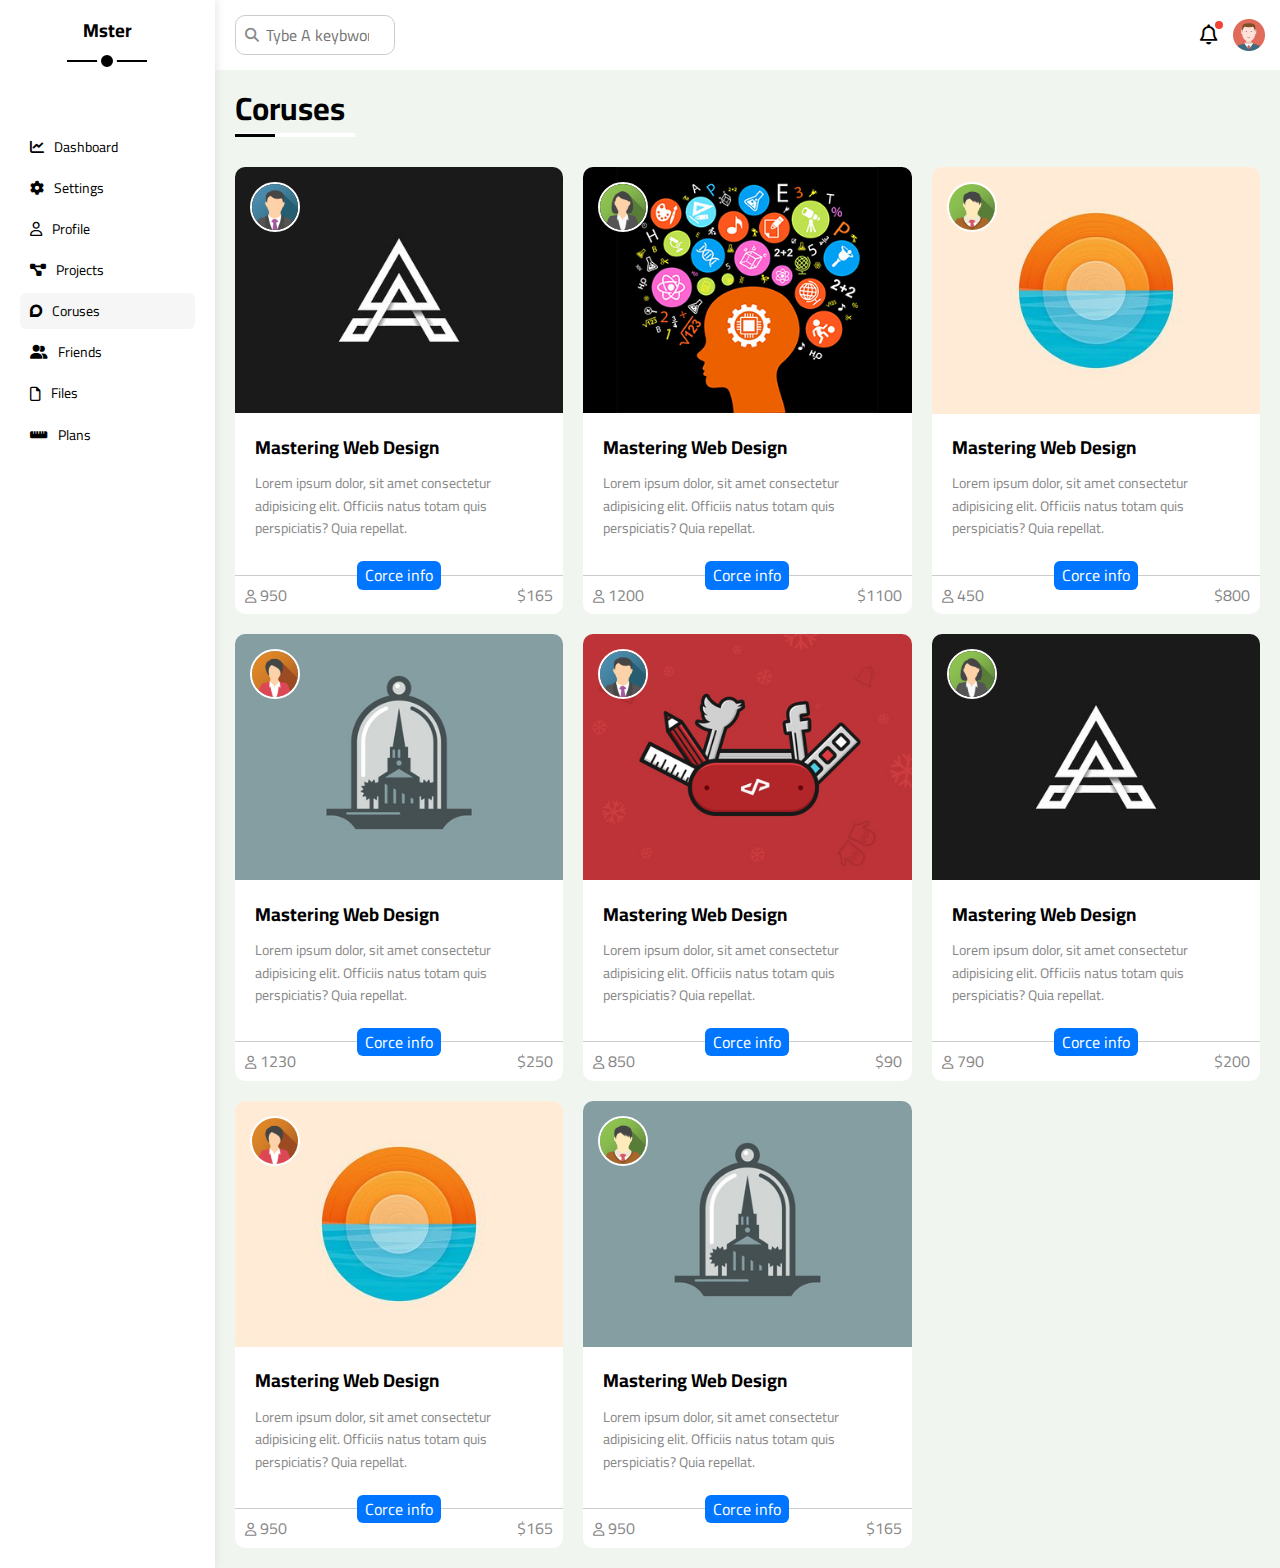
<file: coruses.html>
<!DOCTYPE html>
<html lang="en">
<head>
    <meta charset="UTF-8">
    <meta http-equiv="X-UA-Compatible" content="IE=edge">
    <meta name="viewport" content="width=device-width, initial-scale=1.0">
    <link rel="stylesheet" href="css/normalize.css">
    <link rel="stylesheet" href="css/all.min.css">
    <link rel="stylesheet" href="css/freamwork.css">
    <link rel="stylesheet" href="css/master.css">
    <link rel="preconnect" href="https://fonts.googleapis.com">
    <link rel="preconnect" href="https://fonts.gstatic.com" crossorigin>
    <link href="https://fonts.googleapis.com/css2?family=Cairo:wght@300;400;700;1000&family=Jomhuria&family=Open+Sans:wght@400;700&family=Work+Sans:wght@200;300;400;500;600;700;800&display=swap" rel="stylesheet">
    <title>Coruses</title>
</head>
<body>
    <div class="page">
        <div class="sidebar">
            <h3>Mster</h3>
            <ul>
                <li>
                    <a href="index.html">
                     <i class="fa-solid fa-chart-line"></i>
                      <span>Dashboard</span>
                    </a>
                </li>
                <li>
                    <a href="settings.html">
                     <i class="fa-solid fa-gear"></i>
                      <span>Settings</span>
                    </a>
                </li>
                <li>
                    <a href="profile.html">
                      <i class="fa-regular fa-user"></i>
                      <span>Profile</span>
                    </a>
                </li>
                <li>
                    <a href="projects.html">
                     <i class="fa-solid fa-diagram-project"></i>
                      <span>Projects</span>
                    </a>
                </li>
                <li>
                    <a class="active" href="coruses.html">
                      <i class="fa-brands fa-discourse"></i>
                      <span>Coruses</span>
                    </a>
                </li>
                <li>
                    <a href="friends.html">
                      <i class="fa-solid fa-user-group"></i>
                      <span>Friends</span>
                    </a>
                </li>
                <li>
                    <a href="plans.html">
                     <i class="fa-regular fa-file"></i>
                      <span>Files</span>
                    </a>
                </li>
                <li>
                    <a href="#">
                     <i class="fa-solid fa-ruler-horizontal"></i>
                      <span>Plans</span>
                    </a>
                </li>
            </ul>
        </div>
        <div class="content w-full">
          <div class="head bg-whit p-15 between-flex">
           <div class="search p-relative">
            <input class="p-10" type="search" placeholder="Tybe A keybword">
          </div>
          <div class="icons d-flex align-center">
          <span class="notification p-relative">
            <i class="fa-regular fa-bell fa-lg"></i>
          </span>
          <img src="images/avatar.png" alt="">
        </div>
     </div>
     
     <h1 class="p-relative">Coruses</h1>
     <div class="Coruses-pages d-grid m-20">
      <div class="coruse bg-whit rad-10 p-relative">
          <img class="img1 w-full" src="images/course-01.jpg" alt="">
          <img class="img-cor2" src="images/team-01.png" alt="">
        <div class="info p-20 p-relative">
          <h3 class="m-0 mb-10">Mastering Web Design</h3>
           <p class="c-grey mb-15 fs-14">Lorem ipsum dolor, sit amet consectetur adipisicing elit. Officiis natus totam quis perspiciatis? Quia repellat.</p>    
           <a class="btn-shape bg-blue c-white w-fit mt-5 d-blok" href="#">Corce info</a>
        </div>
        <div class="between-flex p-10">
          <div>
            <i class="fa-regular fa-user fs-13 c-grey"></i>
            <span class="c-grey">950</span>
          </div>
          <div>
            <span class="c-grey">$165</span>
          </div>
        </div>

      </div>
      <div class="coruse bg-whit rad-10 p-relative">
        <img class="img1 w-full" src="images/course-02.jpg" alt="">
        <img class="img-cor2" src="images/team-02.png" alt="">
      <div class="info p-20 p-relative">
        <h3 class="m-0 mb-10">Mastering Web Design</h3>
         <p class="c-grey mb-15 fs-14">Lorem ipsum dolor, sit amet consectetur adipisicing elit. Officiis natus totam quis perspiciatis? Quia repellat.</p>    
         <a class="btn-shape bg-blue c-white w-fit mt-5 d-blok" href="#">Corce info</a>
      </div>
      <div class="between-flex p-10">
        <div>
          <i class="fa-regular fa-user fs-13 c-grey"></i>
          <span class="c-grey">1200</span>
        </div>
        <div>
          <span class="c-grey">$1100</span>
        </div>
      </div>
    </div>
    <div class="coruse bg-whit rad-10 p-relative">
      <img class="img1 w-full" src="images/course-03.jpg" alt="">
      <img class="img-cor2" src="images/team-03.png" alt="">
    <div class="info p-20 p-relative">
      <h3 class="m-0 mb-10">Mastering Web Design</h3>
       <p class="c-grey mb-15 fs-14">Lorem ipsum dolor, sit amet consectetur adipisicing elit. Officiis natus totam quis perspiciatis? Quia repellat.</p>    
       <a class="btn-shape bg-blue c-white w-fit mt-5 d-blok" href="#">Corce info</a>
    </div>
    <div class="between-flex p-10">
      <div>
        <i class="fa-regular fa-user fs-13 c-grey"></i>
        <span class="c-grey">450</span>
      </div>
      <div>
        <span class="c-grey">$800</span>
      </div>
    </div>
  </div>
  <div class="coruse bg-whit rad-10 p-relative">
    <img class="img1 w-full" src="images/course-04.jpg" alt="">
    <img class="img-cor2" src="images/team-04.png" alt="">
  <div class="info p-20 p-relative">
    <h3 class="m-0 mb-10">Mastering Web Design</h3>
     <p class="c-grey mb-15 fs-14">Lorem ipsum dolor, sit amet consectetur adipisicing elit. Officiis natus totam quis perspiciatis? Quia repellat.</p>    
     <a class="btn-shape bg-blue c-white w-fit mt-5 d-blok" href="#">Corce info</a>
  </div>
  <div class="between-flex p-10">
    <div>
      <i class="fa-regular fa-user fs-13 c-grey"></i>
      <span class="c-grey">1230</span>
    </div>
    <div>
      <span class="c-grey">$250</span>
    </div>
  </div>
</div>
<div class="coruse bg-whit rad-10 p-relative">
  <img class="img1 w-full" src="images/course-05.jpg" alt="">
  <img class="img-cor2" src="images/team-01.png" alt="">
<div class="info p-20 p-relative">
  <h3 class="m-0 mb-10">Mastering Web Design</h3>
   <p class="c-grey mb-15 fs-14">Lorem ipsum dolor, sit amet consectetur adipisicing elit. Officiis natus totam quis perspiciatis? Quia repellat.</p>    
   <a class="btn-shape bg-blue c-white w-fit mt-5 d-blok" href="#">Corce info</a>
</div>
<div class="between-flex p-10">
  <div>
    <i class="fa-regular fa-user fs-13 c-grey"></i>
    <span class="c-grey">850</span>
  </div>
  <div>
    <span class="c-grey">$90</span>
  </div>
</div>
</div>
<div class="coruse bg-whit rad-10 p-relative">
  <img class="img1 w-full" src="images/course-01.jpg" alt="">
  <img class="img-cor2" src="images/team-02.png" alt="">
<div class="info p-20 p-relative">
  <h3 class="m-0 mb-10">Mastering Web Design</h3>
   <p class="c-grey mb-15 fs-14">Lorem ipsum dolor, sit amet consectetur adipisicing elit. Officiis natus totam quis perspiciatis? Quia repellat.</p>    
   <a class="btn-shape bg-blue c-white w-fit mt-5 d-blok" href="#">Corce info</a>
</div>
<div class="between-flex p-10">
  <div>
    <i class="fa-regular fa-user fs-13 c-grey"></i>
    <span class="c-grey">790</span>
  </div>
  <div>
    <span class="c-grey">$200</span>
  </div>
</div>
</div>
<div class="coruse bg-whit rad-10 p-relative">
  <img class="img1 w-full" src="images/course-03.jpg" alt="">
  <img class="img-cor2" src="images/team-04.png" alt="">
<div class="info p-20 p-relative">
  <h3 class="m-0 mb-10">Mastering Web Design</h3>
   <p class="c-grey mb-15 fs-14">Lorem ipsum dolor, sit amet consectetur adipisicing elit. Officiis natus totam quis perspiciatis? Quia repellat.</p>    
   <a class="btn-shape bg-blue c-white w-fit mt-5 d-blok" href="#">Corce info</a>
</div>
<div class="between-flex p-10">
  <div>
    <i class="fa-regular fa-user fs-13 c-grey"></i>
    <span class="c-grey">950</span>
  </div>
  <div>
    <span class="c-grey">$165</span>
  </div>
</div>
</div>
<div class="coruse bg-whit rad-10 p-relative">
  <img class="img1 w-full" src="images/course-04.jpg" alt="">
  <img class="img-cor2" src="images/team-03.png" alt="">
<div class="info p-20 p-relative">
  <h3 class="m-0 mb-10">Mastering Web Design</h3>
   <p class="c-grey mb-15 fs-14">Lorem ipsum dolor, sit amet consectetur adipisicing elit. Officiis natus totam quis perspiciatis? Quia repellat.</p>    
   <a class="btn-shape bg-blue c-white w-fit mt-5 d-blok" href="#">Corce info</a>
</div>
<div class="between-flex p-10">
  <div>
    <i class="fa-regular fa-user fs-13 c-grey"></i>
    <span class="c-grey">950</span>
  </div>
  <div>
    <span class="c-grey">$165</span>
  </div>
</div>
</div>

     </div>
     </div> 
     </div>
    </div>
</body>
</html>
</file>
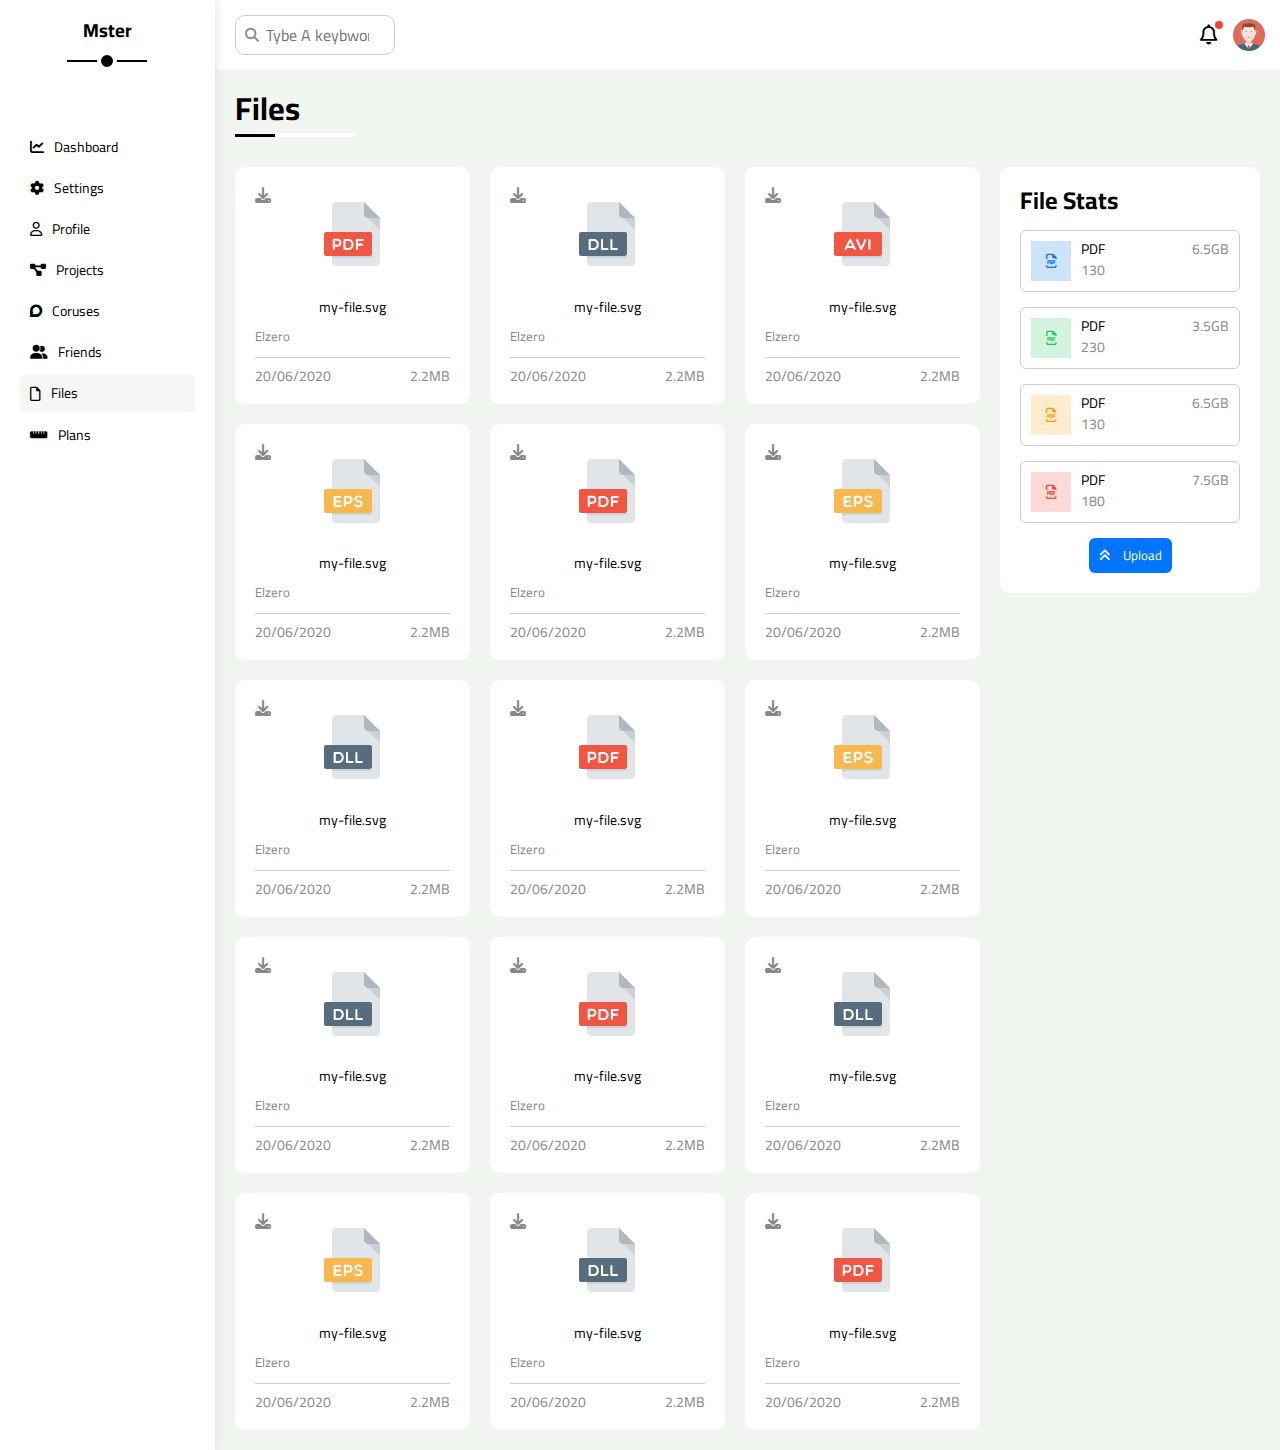
<file: files.html>
<!DOCTYPE html>
<html lang="en">
<head>
    <meta charset="UTF-8">
    <meta http-equiv="X-UA-Compatible" content="IE=edge">
    <meta name="viewport" content="width=device-width, initial-scale=1.0">
    <link rel="stylesheet" href="css/normalize.css">
    <link rel="stylesheet" href="css/all.min.css">
    <link rel="stylesheet" href="css/freamwork.css">
    <link rel="stylesheet" href="css/master.css">
    <link rel="preconnect" href="https://fonts.googleapis.com">
    <link rel="preconnect" href="https://fonts.gstatic.com" crossorigin>
    <link href="https://fonts.googleapis.com/css2?family=Cairo:wght@300;400;700;1000&family=Jomhuria&family=Open+Sans:wght@400;700&family=Work+Sans:wght@200;300;400;500;600;700;800&display=swap" rel="stylesheet">
    <title>Files</title>
</head>
<body>
    <div class="page">
        <div class="sidebar">
            <h3>Mster</h3>
            <ul>
                <li>
                    <a href="index.html">
                     <i class="fa-solid fa-chart-line"></i>
                      <span>Dashboard</span>
                    </a>
                </li>
                <li>
                    <a href="settings.html">
                     <i class="fa-solid fa-gear"></i>
                      <span>Settings</span>
                    </a>
                </li>
                <li>
                    <a href="profile.html">
                      <i class="fa-regular fa-user"></i>
                      <span>Profile</span>
                    </a>
                </li>
                <li>
                    <a href="projects.html">
                     <i class="fa-solid fa-diagram-project"></i>
                      <span>Projects</span>
                    </a>
                </li>
                <li>
                    <a href="coruses.html">
                      <i class="fa-brands fa-discourse"></i>
                      <span>Coruses</span>
                    </a>
                </li>
                <li>
                    <a href="friends.html">
                      <i class="fa-solid fa-user-group"></i>
                      <span>Friends</span>
                    </a>
                </li>
                <li>
                    <a class="active" href="files.html">
                     <i class="fa-regular fa-file"></i>
                      <span>Files</span>
                    </a>
                </li>
                <li>
                    <a href="plans.html">
                     <i class="fa-solid fa-ruler-horizontal"></i>
                      <span>Plans</span>
                    </a>
                </li>
            </ul>
        </div>
        <div class="content w-full">
          <div class="head bg-whit p-15 between-flex">
           <div class="search p-relative">
            <input class="p-10" type="search" placeholder="Tybe A keybword">
          </div>
          <div class="icons d-flex align-center">
          <span class="notification p-relative">
            <i class="fa-regular fa-bell fa-lg"></i>
          </span>
          <img src="images/avatar.png" alt="">
        </div>
     </div>
     
     <h1 class="p-relative">Files</h1>
     <div class="files-page d-flex gap-20 m-20">
      <div class="file-stats bg-whit rad-10 p-20">
        <h2 class="mb-15 m-0 txt-c-mobile">File Stats</h2>
        <div class="d-flex txt-c border-ccc rad-6 mb-15 fs-14 p-10">
          <i class="fa-regular fa-file-pdf centrr-flex c-blue blue icon"></i>
          <div class="info">
            <span>PDF</span>
            <span class="d-blok mt-5 c-grey">130</span>
          </div>
          <div class="size c-grey">6.5GB</div>
        </div>
        <div class="d-flex txt-c border-ccc rad-6 mb-15 fs-14 p-10">
          <i class="fa-regular fa-file-pdf centrr-flex c-green green icon"></i>
          <div class="info">
            <span>PDF</span>
            <span class="d-blok mt-5 c-grey">230</span>
          </div>
          <div class="size c-grey">3.5GB</div>
        </div>
        <div class="d-flex txt-c border-ccc rad-6 mb-15 fs-14 p-10">
          <i class="fa-regular fa-file-pdf centrr-flex c-orang orang icon"></i>
          <div class="info">
            <span>PDF</span>
            <span class="d-blok mt-5 c-grey">130</span>
          </div>
          <div class="size c-grey">6.5GB</div>
        </div>
        <div class="d-flex txt-c border-ccc rad-6 mb-15 fs-14 p-10">
          <i class="fa-regular fa-file-pdf centrr-flex c-red red icon"></i>
          <div class="info">
            <span>PDF</span>
            <span class="d-blok mt-5 c-grey">180</span>
          </div>
          <div class="size c-grey">7.5GB</div>
        </div>
         <a class="upload bg-blue c-white fs-13 rad-6 w-fit d-blok" href="#">
          <i class="fa-solid fa-angles-up mr-10"></i>
          Upload 
        </a>
      </div>
    
      <div class="files-content d-grid gap-20">
        <div class="file bg-whit p-20 rad-10">
        <i class="fa-solid fa-download c-grey p-absolute"></i>
        <div class="icon txt-c">
          <img class="mt-15 mb-15" src="images/pdf.svg" alt="">
        </div>
         <div class="txt-c mb-10 fs-14"><p>my-file.svg</p></div>
        <p class="c-grey fs-13">Elzero</p>
        <div class="info between-flex">
          <span class="c-grey fs-14">20/06/2020</span>
          <span class="c-grey fs-14">2.2MB</span>
        </div>
      </div>
      <div class="file bg-whit p-20 rad-10">
        <i class="fa-solid fa-download c-grey p-absolute"></i>
        <div class="icon txt-c">
          <img class="mt-15 mb-15" src="images/dll.svg" alt="">
        </div>
         <div class="txt-c mb-10 fs-14"><p>my-file.svg</p></div>
        <p class="c-grey fs-13">Elzero</p>
        <div class="info between-flex">
          <span class="c-grey fs-14">20/06/2020</span>
          <span class="c-grey fs-14">2.2MB</span>
        </div>
      </div>
      <div class="file bg-whit p-20 rad-10">
        <i class="fa-solid fa-download c-grey p-absolute"></i>
        <div class="icon txt-c">
          <img class="mt-15 mb-15" src="images/avi.svg" alt="">
        </div>
         <div class="txt-c mb-10 fs-14"><p>my-file.svg</p></div>
        <p class="c-grey fs-13">Elzero</p>
        <div class="info between-flex">
          <span class="c-grey fs-14">20/06/2020</span>
          <span class="c-grey fs-14">2.2MB</span>
        </div>
      </div>
      <div class="file bg-whit p-20 rad-10">
        <i class="fa-solid fa-download c-grey p-absolute"></i>
        <div class="icon txt-c">
          <img class="mt-15 mb-15" src="images/eps.svg" alt="">
        </div>
         <div class="txt-c mb-10 fs-14"><p>my-file.svg</p></div>
        <p class="c-grey fs-13">Elzero</p>
        <div class="info between-flex">
          <span class="c-grey fs-14">20/06/2020</span>
          <span class="c-grey fs-14">2.2MB</span>
        </div>
      </div>
      <div class="file bg-whit p-20 rad-10">
        <i class="fa-solid fa-download c-grey p-absolute"></i>
        <div class="icon txt-c">
          <img class="mt-15 mb-15" src="images/pdf.svg" alt="">
        </div>
         <div class="txt-c mb-10 fs-14"><p>my-file.svg</p></div>
        <p class="c-grey fs-13">Elzero</p>
        <div class="info between-flex">
          <span class="c-grey fs-14">20/06/2020</span>
          <span class="c-grey fs-14">2.2MB</span>
        </div>
      </div>
      <div class="file bg-whit p-20 rad-10">
        <i class="fa-solid fa-download c-grey p-absolute"></i>
        <div class="icon txt-c">
          <img class="mt-15 mb-15" src="images/eps.svg" alt="">
        </div>
         <div class="txt-c mb-10 fs-14"><p>my-file.svg</p></div>
        <p class="c-grey fs-13">Elzero</p>
        <div class="info between-flex">
          <span class="c-grey fs-14">20/06/2020</span>
          <span class="c-grey fs-14">2.2MB</span>
        </div>
      </div>
      <div class="file bg-whit p-20 rad-10">
        <i class="fa-solid fa-download c-grey p-absolute"></i>
        <div class="icon txt-c">
          <img class="mt-15 mb-15" src="images/dll.svg" alt="">
        </div>
         <div class="txt-c mb-10 fs-14"><p>my-file.svg</p></div>
        <p class="c-grey fs-13">Elzero</p>
        <div class="info between-flex">
          <span class="c-grey fs-14">20/06/2020</span>
          <span class="c-grey fs-14">2.2MB</span>
        </div>
      </div>
      <div class="file bg-whit p-20 rad-10">
        <i class="fa-solid fa-download c-grey p-absolute"></i>
        <div class="icon txt-c">
          <img class="mt-15 mb-15" src="images/pdf.svg" alt="">
        </div>
         <div class="txt-c mb-10 fs-14"><p>my-file.svg</p></div>
        <p class="c-grey fs-13">Elzero</p>
        <div class="info between-flex">
          <span class="c-grey fs-14">20/06/2020</span>
          <span class="c-grey fs-14">2.2MB</span>
        </div>
      </div>
      <div class="file bg-whit p-20 rad-10">
        <i class="fa-solid fa-download c-grey p-absolute"></i>
        <div class="icon txt-c">
          <img class="mt-15 mb-15" src="images/eps.svg" alt="">
        </div>
         <div class="txt-c mb-10 fs-14"><p>my-file.svg</p></div>
        <p class="c-grey fs-13">Elzero</p>
        <div class="info between-flex">
          <span class="c-grey fs-14">20/06/2020</span>
          <span class="c-grey fs-14">2.2MB</span>
        </div>
      </div>
      <div class="file bg-whit p-20 rad-10">
        <i class="fa-solid fa-download c-grey p-absolute"></i>
        <div class="icon txt-c">
          <img class="mt-15 mb-15" src="images/dll.svg" alt="">
        </div>
         <div class="txt-c mb-10 fs-14"><p>my-file.svg</p></div>
        <p class="c-grey fs-13">Elzero</p>
        <div class="info between-flex">
          <span class="c-grey fs-14">20/06/2020</span>
          <span class="c-grey fs-14">2.2MB</span>
        </div>
      </div>
      <div class="file bg-whit p-20 rad-10">
        <i class="fa-solid fa-download c-grey p-absolute"></i>
        <div class="icon txt-c">
          <img class="mt-15 mb-15" src="images/pdf.svg" alt="">
        </div>
         <div class="txt-c mb-10 fs-14"><p>my-file.svg</p></div>
        <p class="c-grey fs-13">Elzero</p>
        <div class="info between-flex">
          <span class="c-grey fs-14">20/06/2020</span>
          <span class="c-grey fs-14">2.2MB</span>
        </div>
      </div>
      <div class="file bg-whit p-20 rad-10">
        <i class="fa-solid fa-download c-grey p-absolute"></i>
        <div class="icon txt-c">
          <img class="mt-15 mb-15" src="images/dll.svg" alt="">
        </div>
         <div class="txt-c mb-10 fs-14"><p>my-file.svg</p></div>
        <p class="c-grey fs-13">Elzero</p>
        <div class="info between-flex">
          <span class="c-grey fs-14">20/06/2020</span>
          <span class="c-grey fs-14">2.2MB</span>
        </div>
      </div>
      <div class="file bg-whit p-20 rad-10">
        <i class="fa-solid fa-download c-grey p-absolute"></i>
        <div class="icon txt-c">
          <img class="mt-15 mb-15" src="images/eps.svg" alt="">
        </div>
         <div class="txt-c mb-10 fs-14"><p>my-file.svg</p></div>
        <p class="c-grey fs-13">Elzero</p>
        <div class="info between-flex">
          <span class="c-grey fs-14">20/06/2020</span>
          <span class="c-grey fs-14">2.2MB</span>
        </div>
      </div>
      <div class="file bg-whit p-20 rad-10">
        <i class="fa-solid fa-download c-grey p-absolute"></i>
        <div class="icon txt-c">
          <img class="mt-15 mb-15" src="images/dll.svg" alt="">
        </div>
         <div class="txt-c mb-10 fs-14"><p>my-file.svg</p></div>
        <p class="c-grey fs-13">Elzero</p>
        <div class="info between-flex">
          <span class="c-grey fs-14">20/06/2020</span>
          <span class="c-grey fs-14">2.2MB</span>
        </div>
      </div>
      <div class="file bg-whit p-20 rad-10">
        <i class="fa-solid fa-download c-grey p-absolute"></i>
        <div class="icon txt-c">
          <img class="mt-15 mb-15" src="images/pdf.svg" alt="">
        </div>
         <div class="txt-c mb-10 fs-14"><p>my-file.svg</p></div>
        <p class="c-grey fs-13">Elzero</p>
        <div class="info between-flex">
          <span class="c-grey fs-14">20/06/2020</span>
          <span class="c-grey fs-14">2.2MB</span>
        </div>
      </div>
    </div> 
     </div>
     </div> 
     </div>
    </div>
</body>
</html>
</file>
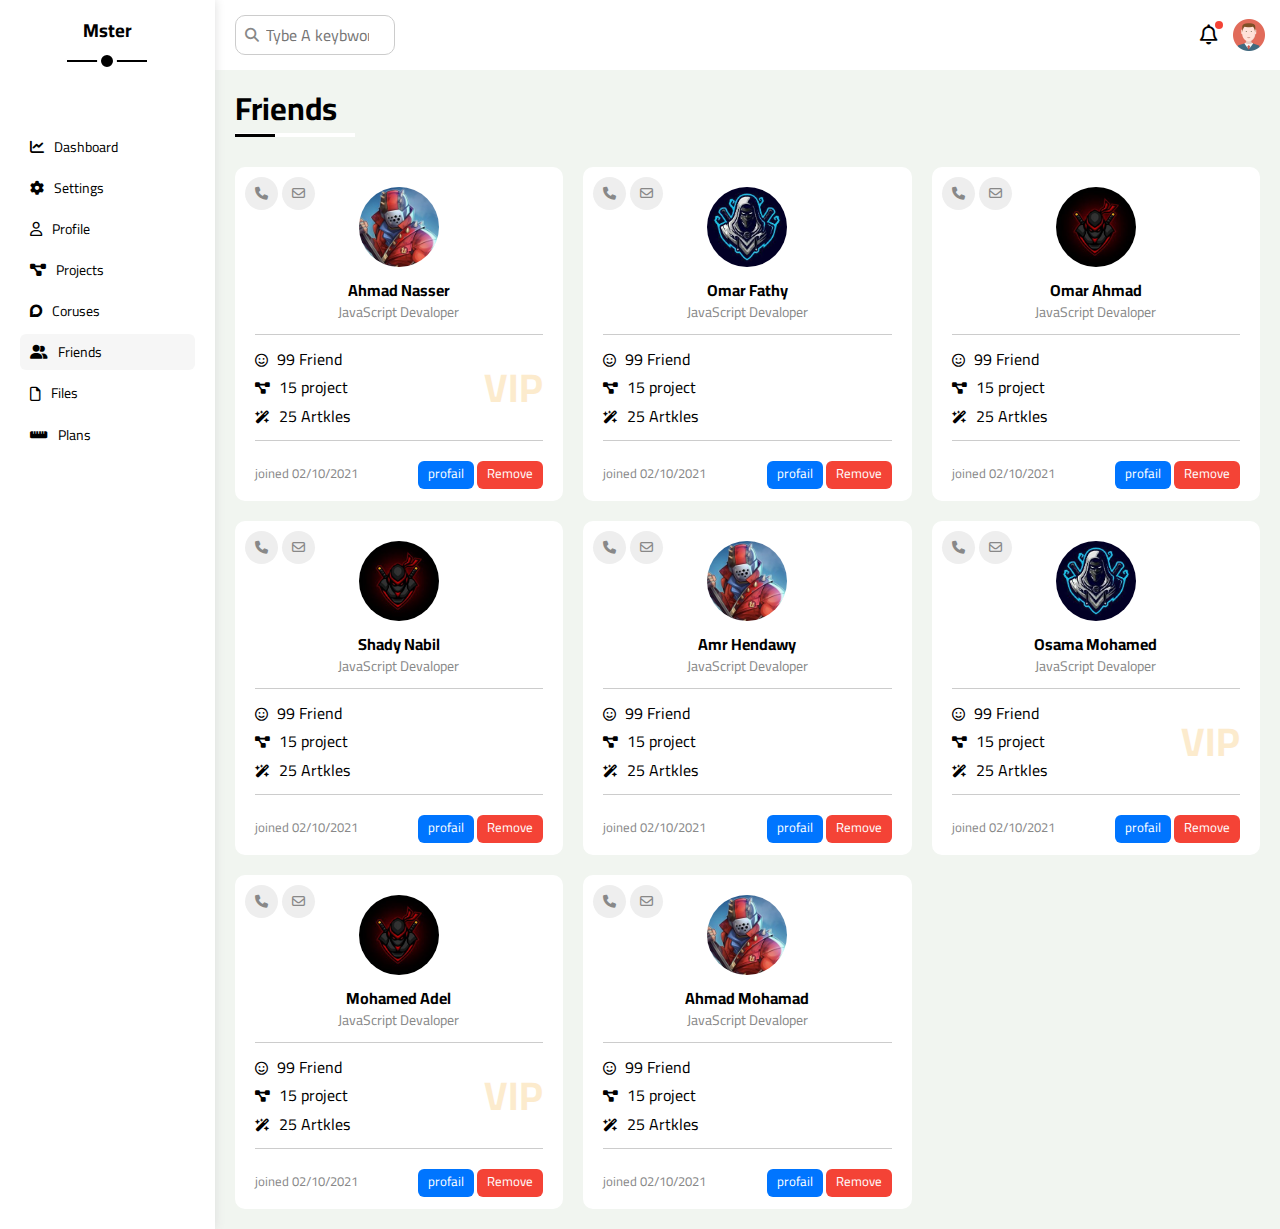
<file: friends.html>
<!DOCTYPE html>
<html lang="en">
<head>
    <meta charset="UTF-8">
    <meta http-equiv="X-UA-Compatible" content="IE=edge">
    <meta name="viewport" content="width=device-width, initial-scale=1.0">
    <link rel="stylesheet" href="css/normalize.css">
    <link rel="stylesheet" href="css/all.min.css">
    <link rel="stylesheet" href="css/freamwork.css">
    <link rel="stylesheet" href="css/master.css">
    <link rel="preconnect" href="https://fonts.googleapis.com">
    <link rel="preconnect" href="https://fonts.gstatic.com" crossorigin>
    <link href="https://fonts.googleapis.com/css2?family=Cairo:wght@300;400;700;1000&family=Jomhuria&family=Open+Sans:wght@400;700&family=Work+Sans:wght@200;300;400;500;600;700;800&display=swap" rel="stylesheet">
    <title>Frindes</title>
</head>
<body>
    <div class="page">
        <div class="sidebar">
            <h3>Mster</h3>
            <ul>
                <li>
                    <a href="index.html">
                     <i class="fa-solid fa-chart-line"></i>
                      <span>Dashboard</span>
                    </a>
                </li>
                <li>
                    <a href="settings.html">
                     <i class="fa-solid fa-gear"></i>
                      <span>Settings</span>
                    </a>
                </li>
                <li>
                    <a href="profile.html">
                      <i class="fa-regular fa-user"></i>
                      <span>Profile</span>
                    </a>
                </li>
                <li>
                    <a href="projects.html">
                     <i class="fa-solid fa-diagram-project"></i>
                      <span>Projects</span>
                    </a>
                </li>
                <li>
                    <a href="coruses.html">
                      <i class="fa-brands fa-discourse"></i>
                      <span>Coruses</span>
                    </a>
                </li>
                <li>
                    <a class="active" href="friends.html">
                      <i class="fa-solid fa-user-group"></i>
                      <span>Friends</span>
                    </a>
                </li>
                <li>
                    <a href="files.html">
                     <i class="fa-regular fa-file"></i>
                      <span>Files</span>
                    </a>
                </li>
                <li>
                    <a href="plans.html">
                     <i class="fa-solid fa-ruler-horizontal"></i>
                      <span>Plans</span>
                    </a>
                </li>
            </ul>
        </div>
        <div class="content w-full">
          <div class="head bg-whit p-15 between-flex">
           <div class="search p-relative">
            <input class="p-10" type="search" placeholder="Tybe A keybword">
          </div>
          <div class="icons d-flex align-center">
          <span class="notification p-relative">
            <i class="fa-regular fa-bell fa-lg"></i>
          </span>
          <img src="images/avatar.png" alt="">
        </div>
     </div>
     
     <h1 class="p-relative">Friends</h1>
     <div class="friends-pagge d-grid m-20">
      <div class="frind bg-whit rad-10 p-20 p-relative">
      <div class="conect">
          <i class="fa-solid fa-phone fs-13 c-grey"></i>
          <i class="fa-regular fa-envelope fs-13 c-grey"></i>
      </div>
      <div class="info txt-c">
        <img src="images/friend-01.jpg" alt="">
        <h4 class="m-0 mb-5">Ahmad Nasser</h4>
        <p class="c-grey fs-14 mt-5 mb-0">JavaScript Devaloper</p>
      </div>
      <div class="icon p-relative">
        <div class="mb-10">
          <i class="fa-regular fa-face-smile fs-13 mr-5"></i>
          <span>99 Friend</span>
        </div>
        <div class="mb-10">
          <i class="fa-solid fa-diagram-project fs-13 mr-5"></i>
          <span>15 project</span>
        </div>
        <div class="">
          <i class="fa-solid fa-wand-magic-sparkles fs-13 mr-5"></i>
          <span>25 Artkles</span>
        </div>
        <span class="vip fw-bold c-orang">VIP</span>
      </div>
      <div class="deta between-flex fs-13">
        <span class="c-grey">joined 02/10/2021</span>
        <div>
        <a class="btn-shape bg-blue w-fit c-white" href="profile.html">profail</a>
        <a class="btn-shape bg-red w-fit c-white" href="">Remove</a>
      </div>
      </div>

      </div>
      <div class="frind bg-whit rad-10 p-20 p-relative">
        <div class="conect">
            <i class="fa-solid fa-phone fs-13 c-grey"></i>
            <i class="fa-regular fa-envelope fs-13 c-grey"></i>
        </div>
        <div class="info txt-c">
          <img src="images/friend-02.jpg" alt="">
          <h4 class="m-0 mb-5">Omar Fathy</h4>
          <p class="c-grey fs-14 mt-5 mb-0">JavaScript Devaloper</p>
        </div>
        <div class="icon p-relative">
          <div class="mb-10">
            <i class="fa-regular fa-face-smile fs-13 mr-5"></i>
            <span>99 Friend</span>
          </div>
          <div class="mb-10">
            <i class="fa-solid fa-diagram-project fs-13 mr-5"></i>
            <span>15 project</span>
          </div>
          <div class="">
            <i class="fa-solid fa-wand-magic-sparkles fs-13 mr-5"></i>
            <span>25 Artkles</span>
          </div>
        </div>
        <div class="deta between-flex fs-13">
          <span class="c-grey">joined 02/10/2021</span>
          <div>
          <a class="btn-shape bg-blue w-fit c-white" href="profile.html">profail</a>
          <a class="btn-shape bg-red w-fit c-white" href="">Remove</a>
        </div>
        </div>
  
        </div>
        <div class="frind bg-whit rad-10 p-20 p-relative">
          <div class="conect">
              <i class="fa-solid fa-phone fs-13 c-grey"></i>
              <i class="fa-regular fa-envelope fs-13 c-grey"></i>
          </div>
          <div class="info txt-c">
            <img src="images/friend-04.jpg" alt="">
            <h4 class="m-0 mb-5">Omar Ahmad</h4>
            <p class="c-grey fs-14 mt-5 mb-0">JavaScript Devaloper</p>
          </div>
          <div class="icon p-relative">
            <div class="mb-10">
              <i class="fa-regular fa-face-smile fs-13 mr-5"></i>
              <span>99 Friend</span>
            </div>
            <div class="mb-10">
              <i class="fa-solid fa-diagram-project fs-13 mr-5"></i>
              <span>15 project</span>
            </div>
            <div class="">
              <i class="fa-solid fa-wand-magic-sparkles fs-13 mr-5"></i>
              <span>25 Artkles</span>
            </div>
          </div>
          <div class="deta between-flex fs-13">
            <span class="c-grey">joined 02/10/2021</span>
            <div>
            <a class="btn-shape bg-blue w-fit c-white" href="profile.html">profail</a>
            <a class="btn-shape bg-red w-fit c-white" href="">Remove</a>
          </div>
          </div>
    
          </div>
          <div class="frind bg-whit rad-10 p-20 p-relative">
            <div class="conect">
                <i class="fa-solid fa-phone fs-13 c-grey"></i>
                <i class="fa-regular fa-envelope fs-13 c-grey"></i>
            </div>
            <div class="info txt-c">
              <img src="images/friend-04.jpg" alt="">
              <h4 class="m-0 mb-5">Shady Nabil</h4>
              <p class="c-grey fs-14 mt-5 mb-0">JavaScript Devaloper</p>
            </div>
            <div class="icon p-relative">
              <div class="mb-10">
                <i class="fa-regular fa-face-smile fs-13 mr-5"></i>
                <span>99 Friend</span>
              </div>
              <div class="mb-10">
                <i class="fa-solid fa-diagram-project fs-13 mr-5"></i>
                <span>15 project</span>
              </div>
              <div class="">
                <i class="fa-solid fa-wand-magic-sparkles fs-13 mr-5"></i>
                <span>25 Artkles</span>
              </div>
            </div>
            <div class="deta between-flex fs-13">
              <span class="c-grey">joined 02/10/2021</span>
              <div>
              <a class="btn-shape bg-blue w-fit c-white" href="profile.html">profail</a>
              <a class="btn-shape bg-red w-fit c-white" href="">Remove</a>
            </div>
            </div>
      
            </div>
            <div class="frind bg-whit rad-10 p-20 p-relative">
              <div class="conect">
                  <i class="fa-solid fa-phone fs-13 c-grey"></i>
                  <i class="fa-regular fa-envelope fs-13 c-grey"></i>
              </div>
              <div class="info txt-c">
                <img src="images/friend-01.jpg" alt="">
                <h4 class="m-0 mb-5">Amr Hendawy</h4>
                <p class="c-grey fs-14 mt-5 mb-0">JavaScript Devaloper</p>
              </div>
              <div class="icon p-relative">
                <div class="mb-10">
                  <i class="fa-regular fa-face-smile fs-13 mr-5"></i>
                  <span>99 Friend</span>
                </div>
                <div class="mb-10">
                  <i class="fa-solid fa-diagram-project fs-13 mr-5"></i>
                  <span>15 project</span>
                </div>
                <div class="">
                  <i class="fa-solid fa-wand-magic-sparkles fs-13 mr-5"></i>
                  <span>25 Artkles</span>
                </div>
              </div>
              <div class="deta between-flex fs-13">
                <span class="c-grey">joined 02/10/2021</span>
                <div>
                <a class="btn-shape bg-blue w-fit c-white" href="profile.html">profail</a>
                <a class="btn-shape bg-red w-fit c-white" href="">Remove</a>
              </div>
              </div>
        
              </div>
              <div class="frind bg-whit rad-10 p-20 p-relative">
                <div class="conect">
                    <i class="fa-solid fa-phone fs-13 c-grey"></i>
                    <i class="fa-regular fa-envelope fs-13 c-grey"></i>
                </div>
                <div class="info txt-c">
                  <img src="images/friend-02.jpg" alt="">
                  <h4 class="m-0 mb-5">Osama Mohamed</h4>
                  <p class="c-grey fs-14 mt-5 mb-0">JavaScript Devaloper</p>
                </div>
                <div class="icon p-relative">
                  <div class="mb-10">
                    <i class="fa-regular fa-face-smile fs-13 mr-5"></i>
                    <span>99 Friend</span>
                  </div>
                  <div class="mb-10">
                    <i class="fa-solid fa-diagram-project fs-13 mr-5"></i>
                    <span>15 project</span>
                  </div>
                  <div class="">
                    <i class="fa-solid fa-wand-magic-sparkles fs-13 mr-5"></i>
                    <span>25 Artkles</span>
                  </div>
                  <span class="vip fw-bold c-orang">VIP</span>
                </div>
                <div class="deta between-flex fs-13">
                  <span class="c-grey">joined 02/10/2021</span>
                  <div>
                  <a class="btn-shape bg-blue w-fit c-white" href="profile.html">profail</a>
                  <a class="btn-shape bg-red w-fit c-white" href="">Remove</a>
                </div>
                </div>
          
                </div>
                <div class="frind bg-whit rad-10 p-20 p-relative">
                  <div class="conect">
                      <i class="fa-solid fa-phone fs-13 c-grey"></i>
                      <i class="fa-regular fa-envelope fs-13 c-grey"></i>
                  </div>
                  <div class="info txt-c">
                    <img src="images/friend-04.jpg" alt="">
                    <h4 class="m-0 mb-5">Mohamed Adel</h4>
                    <p class="c-grey fs-14 mt-5 mb-0">JavaScript Devaloper</p>
                  </div>
                  <div class="icon p-relative">
                    <div class="mb-10">
                      <i class="fa-regular fa-face-smile fs-13 mr-5"></i>
                      <span>99 Friend</span>
                    </div>
                    <div class="mb-10">
                      <i class="fa-solid fa-diagram-project fs-13 mr-5"></i>
                      <span>15 project</span>
                    </div>
                    <div class="">
                      <i class="fa-solid fa-wand-magic-sparkles fs-13 mr-5"></i>
                      <span>25 Artkles</span>
                    </div>
                    <span class="vip fw-bold c-orang">VIP</span>
                  </div>
                  <div class="deta between-flex fs-13">
                    <span class="c-grey">joined 02/10/2021</span>
                    <div>
                    <a class="btn-shape bg-blue w-fit c-white" href="profile.html">profail</a>
                    <a class="btn-shape bg-red w-fit c-white" href="">Remove</a>
                  </div>
                  </div>
            
                  </div>
                  <div class="frind bg-whit rad-10 p-20 p-relative">
                    <div class="conect">
                        <i class="fa-solid fa-phone fs-13 c-grey"></i>
                        <i class="fa-regular fa-envelope fs-13 c-grey"></i>
                    </div>
                    <div class="info txt-c">
                      <img src="images/friend-01.jpg" alt="">
                      <h4 class="m-0 mb-5">Ahmad Mohamad</h4>
                      <p class="c-grey fs-14 mt-5 mb-0">JavaScript Devaloper</p>
                    </div>
                    <div class="icon p-relative">
                      <div class="mb-10">
                        <i class="fa-regular fa-face-smile fs-13 mr-5"></i>
                        <span>99 Friend</span>
                      </div>
                      <div class="mb-10">
                        <i class="fa-solid fa-diagram-project fs-13 mr-5"></i>
                        <span>15 project</span>
                      </div>
                      <div class="">
                        <i class="fa-solid fa-wand-magic-sparkles fs-13 mr-5"></i>
                        <span>25 Artkles</span>
                      </div>
                    </div>
                    <div class="deta between-flex fs-13">
                      <span class="c-grey">joined 02/10/2021</span>
                      <div>
                      <a class="btn-shape bg-blue w-fit c-white" href="profile.html">profail</a>
                      <a class="btn-shape bg-red w-fit c-white" href="">Remove</a>
                    </div>
                    </div>
              
                    </div>
     </div>
   
     </div> 
     </div>
    </div>
</body>
</html>
</file>
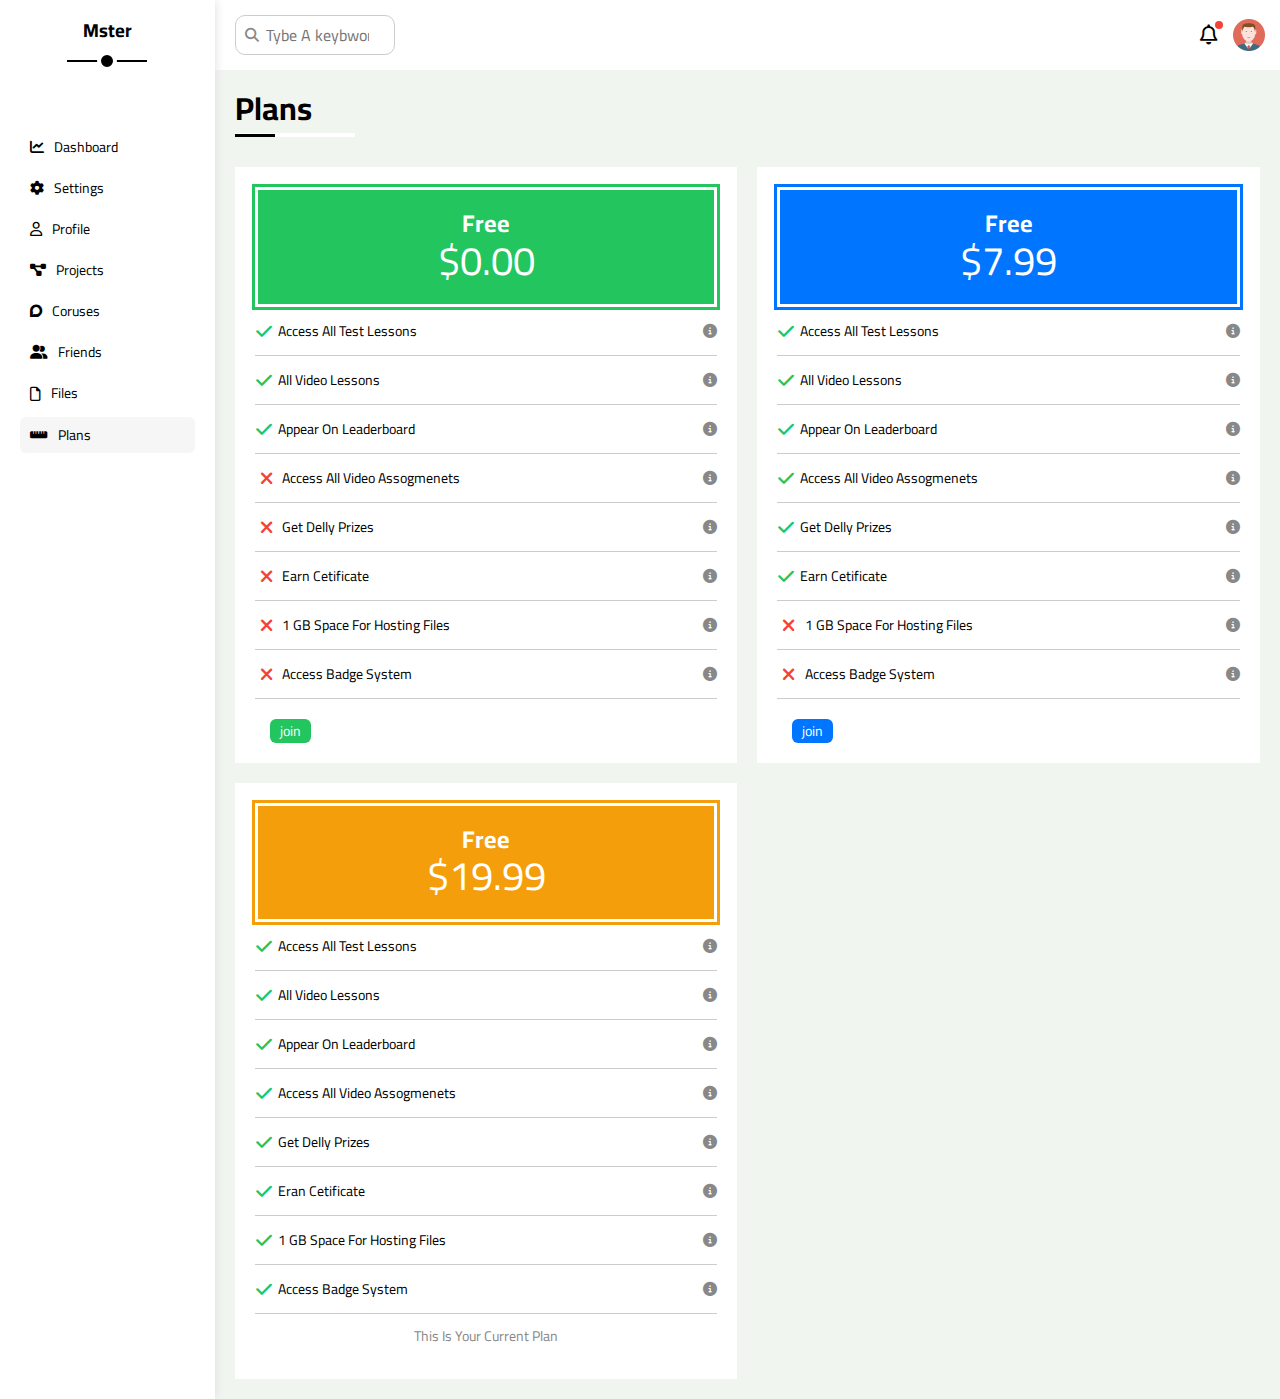
<file: plans.html>
<!DOCTYPE html>
<html lang="en">
<head>
    <meta charset="UTF-8">
    <meta http-equiv="X-UA-Compatible" content="IE=edge">
    <meta name="viewport" content="width=device-width, initial-scale=1.0">
    <link rel="stylesheet" href="css/normalize.css">
    <link rel="stylesheet" href="css/all.min.css">
    <link rel="stylesheet" href="css/freamwork.css">
    <link rel="stylesheet" href="css/master.css">
    <link rel="preconnect" href="https://fonts.googleapis.com">
    <link rel="preconnect" href="https://fonts.gstatic.com" crossorigin>
    <link href="https://fonts.googleapis.com/css2?family=Cairo:wght@300;400;700;1000&family=Jomhuria&family=Open+Sans:wght@400;700&family=Work+Sans:wght@200;300;400;500;600;700;800&display=swap" rel="stylesheet">
    <title>plans</title>
</head>
<body>
    <div class="page">
        <div class="sidebar">
            <h3>Mster</h3>
            <ul>
                <li>
                    <a href="index.html">
                     <i class="fa-solid fa-chart-line"></i>
                      <span>Dashboard</span>
                    </a>
                </li>
                <li>
                    <a href="settings.html">
                     <i class="fa-solid fa-gear"></i>
                      <span>Settings</span>
                    </a>
                </li>
                <li>
                    <a href="profile.html">
                      <i class="fa-regular fa-user"></i>
                      <span>Profile</span>
                    </a>
                </li>
                <li>
                    <a href="projects.html">
                     <i class="fa-solid fa-diagram-project"></i>
                      <span>Projects</span>
                    </a>
                </li>
                <li>
                    <a href="coruses.html">
                      <i class="fa-brands fa-discourse"></i>
                      <span>Coruses</span>
                    </a>
                </li>
                <li>
                    <a href="friends.html">
                      <i class="fa-solid fa-user-group"></i>
                      <span>Friends</span>
                    </a>
                </li>
                <li>
                    <a href="files.html">
                     <i class="fa-regular fa-file"></i>
                      <span>Files</span>
                    </a>
                </li>
                <li>
                    <a class="active" href="plans.html">
                     <i class="fa-solid fa-ruler-horizontal"></i>
                      <span>Plans</span>
                    </a>
                </li>
            </ul>
        </div>
        <div class="content w-full">
          <div class="head bg-whit p-15 between-flex">
           <div class="search p-relative">
            <input class="p-10" type="search" placeholder="Tybe A keybword">
          </div>
          <div class="icons d-flex align-center">
          <span class="notification p-relative">
            <i class="fa-regular fa-bell fa-lg"></i>
          </span>
          <img src="images/avatar.png" alt="">
        </div>
     </div>
     
     <h1 class="p-relative">Plans</h1>
     <div class="plans-page d-grid m-20">
      <div class="plann bg-whit p-20">
        <div class="price green bg-green c-white txt-c p-20">
          <h2 class="m-0">Free</h2>
          <span class="d-blok fs-40">$0.00</span>
        </div>
          <ul class="m-0">
            <li>
              <i class="fa-solid fa-check yes"></i>
             <span>Access All Test Lessons</span>
              <i class="fa-solid fa-circle-info help"></i>
            </li>
            <li>
              <i class="fa-solid fa-check yes"></i>
              <span>All Video Lessons</span>
              <i class="fa-solid fa-circle-info help"></i>
            </li>
            <li>
              <i class="fa-solid fa-check yes"></i>
             <span>Appear On Leaderboard</span>
              <i class="fa-solid fa-circle-info help"></i>
            </li>
            <li>
              <i class="fa-solid fa-xmark fa-fw"></i>
             <span>Access All Video Assogmenets</span>
              <i class="fa-solid fa-circle-info help"></i>
            </li>
            <li>
              <i class="fa-solid fa-xmark fa-fw"></i>
             <span>Get Delly Prizes</span>
              <i class="fa-solid fa-circle-info help"></i>
            </li>
            <li>
              <i class="fa-solid fa-xmark fa-fw"></i>
             <span>Earn Cetificate</span>
              <i class="fa-solid fa-circle-info help"></i>
            </li>
            <li>
              <i class="fa-solid fa-xmark fa-fw"></i>
             <span>1 GB Space For Hosting Files</span>
              <i class="fa-solid fa-circle-info help"></i>
            </li>
            <li>
              <i class="fa-solid fa-xmark fa-fw"></i>
             <span>Access Badge System</span>
              <i class="fa-solid fa-circle-info help"></i>
            </li>
          </ul>
          <a class="bg-green c-white fs-14 btn-shape d-blok w-fit" href="">join</a>
      </div>
      <div class="plann bg-whit p-20">
        <div class="price blue bg-blue c-white txt-c p-20">
          <h2 class="m-0">Free</h2>
          <span class="d-blok fs-40">$7.99</span>
        </div>
          <ul class="m-0">
            <li>
              <i class="fa-solid fa-check yes"></i>
             <span>Access All Test Lessons</span>
              <i class="fa-solid fa-circle-info help"></i>
            </li>
            <li>
              <i class="fa-solid fa-check yes"></i>
              <span>All Video Lessons</span>
              <i class="fa-solid fa-circle-info help"></i>
            </li>
            <li>
              <i class="fa-solid fa-check yes"></i>
             <span>Appear On Leaderboard</span>
              <i class="fa-solid fa-circle-info help"></i>
            </li>
            <li>
              <i class="fa-solid fa-check yes"></i>
             <span>Access All Video Assogmenets</span>
              <i class="fa-solid fa-circle-info help"></i>
            </li>
            <li>
              <i class="fa-solid fa-check yes"></i>
             <span>Get Delly Prizes</span>
              <i class="fa-solid fa-circle-info help"></i>
            </li>
            <li>
              <i class="fa-solid fa-check yes"></i>
             <span>Earn Cetificate</span>
              <i class="fa-solid fa-circle-info help"></i>
            </li>
            <li>
              <i class="fa-solid fa-xmark fa-fw"></i>
             <span>1 GB Space For Hosting Files</span>
              <i class="fa-solid fa-circle-info help"></i>
            </li>
            <li>
              <i class="fa-solid fa-xmark fa-fw"></i>
             <span>Access Badge System</span>
              <i class="fa-solid fa-circle-info help"></i>
            </li>
          </ul>
          <a class="bg-blue c-white fs-14 btn-shape d-blok w-fit" href="">join</a>
      </div>
      <div class="plann bg-whit p-20">
        <div class="price orang bg-orang c-white txt-c p-20">
          <h2 class="m-0">Free</h2>
          <span class="d-blok fs-40">$19.99</span>
        </div>
          <ul class="m-0">
            <li>
              <i class="fa-solid fa-check yes"></i>
             <span>Access All Test Lessons</span>
              <i class="fa-solid fa-circle-info help"></i>
            </li>
            <li>
              <i class="fa-solid fa-check yes"></i>
              <span>All Video Lessons</span>
              <i class="fa-solid fa-circle-info help"></i>
            </li>
            <li>
              <i class="fa-solid fa-check yes"></i>
             <span>Appear On Leaderboard</span>
              <i class="fa-solid fa-circle-info help"></i>
            </li>
            <li>
              <i class="fa-solid fa-check yes"></i>
             <span>Access All Video Assogmenets</span>
              <i class="fa-solid fa-circle-info help"></i>
            </li>
            <li>
              <i class="fa-solid fa-check yes"></i>
             <span>Get Delly Prizes</span>
              <i class="fa-solid fa-circle-info help"></i>
            </li>
            <li>
              <i class="fa-solid fa-check yes"></i>
             <span>Eran Cetificate</span>
              <i class="fa-solid fa-circle-info help"></i>
            </li>
            <li>
              <i class="fa-solid fa-check yes"></i>
             <span>1 GB Space For Hosting Files</span>
              <i class="fa-solid fa-circle-info help"></i>
            </li>
            <li>
              <i class="fa-solid fa-check yes"></i>
             <span>Access Badge System</span>
              <i class="fa-solid fa-circle-info help"></i>
            </li>
          </ul>
         
          <p class="txt-c c-grey fs-14">This Is Your Current Plan</p>
      </div>

     </div>
    
     </div> 
     </div>
    </div>
</body>
</html>
</file>
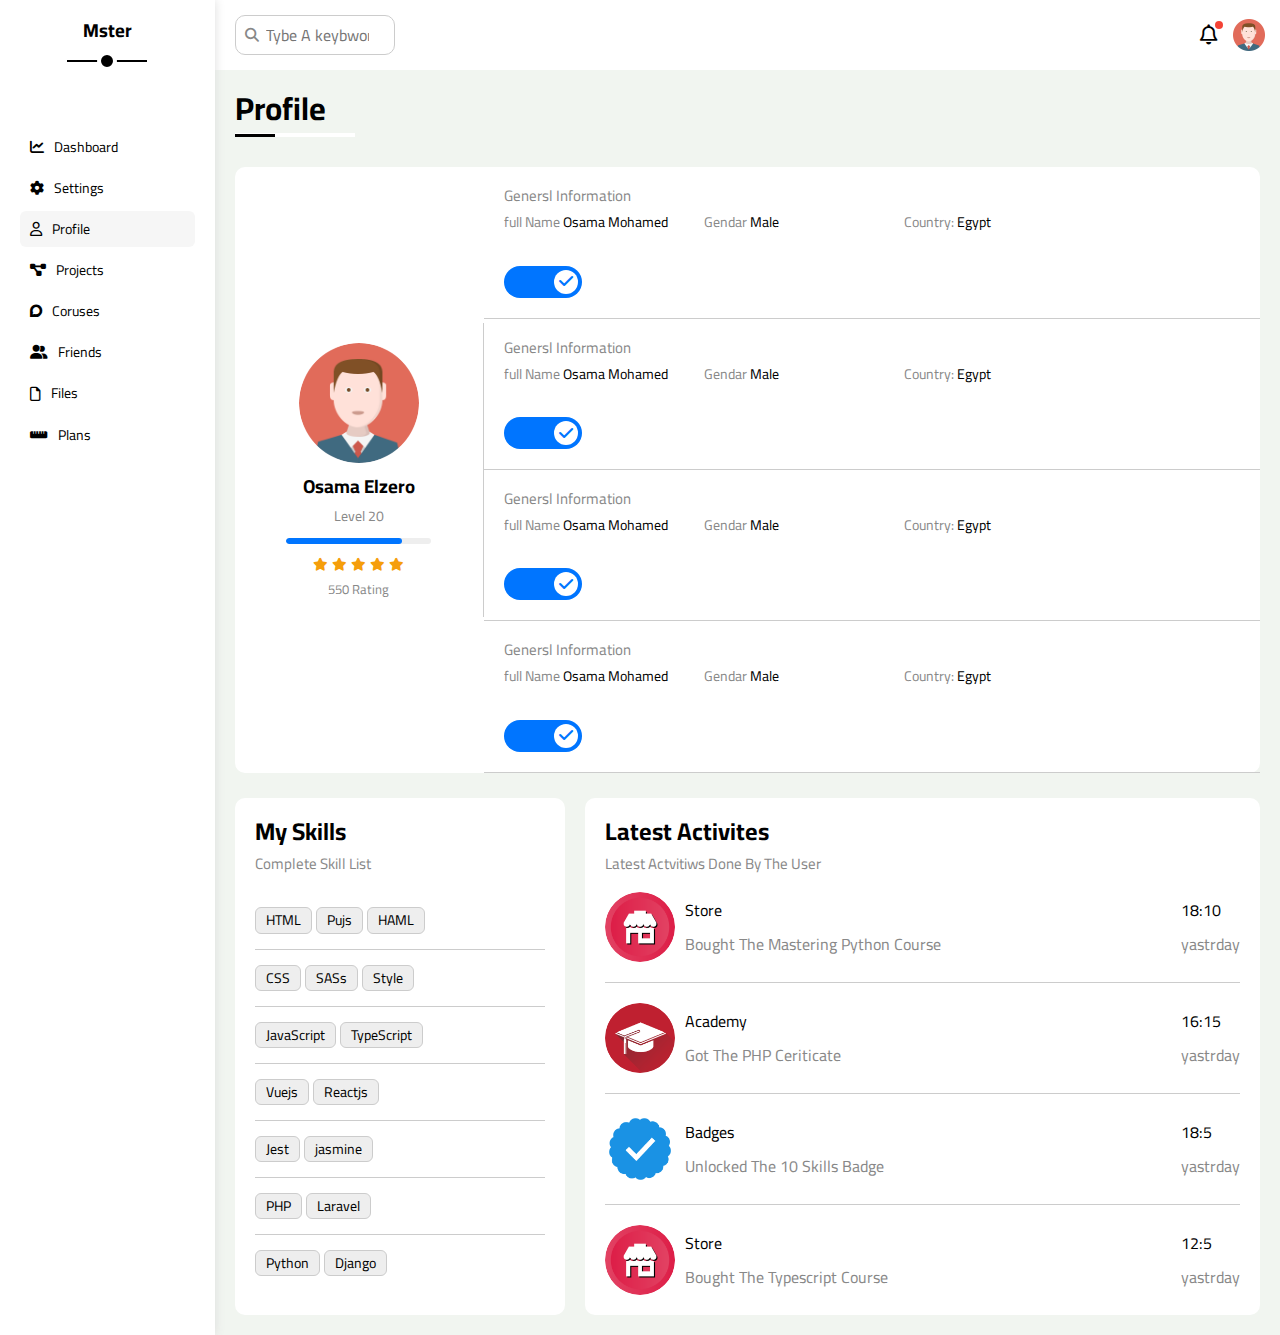
<file: profile.html>
<!DOCTYPE html>
<html lang="en">
<head>
    <meta charset="UTF-8">
    <meta http-equiv="X-UA-Compatible" content="IE=edge">
    <meta name="viewport" content="width=device-width, initial-scale=1.0">
    <link rel="stylesheet" href="css/normalize.css">
    <link rel="stylesheet" href="css/all.min.css">
    <link rel="stylesheet" href="css/freamwork.css">
    <link rel="stylesheet" href="css/master.css">
    <link rel="preconnect" href="https://fonts.googleapis.com">
    <link rel="preconnect" href="https://fonts.gstatic.com" crossorigin>
    <link href="https://fonts.googleapis.com/css2?family=Cairo:wght@300;400;700;1000&family=Jomhuria&family=Open+Sans:wght@400;700&family=Work+Sans:wght@200;300;400;500;600;700;800&display=swap" rel="stylesheet">
    <title>Profile</title>
</head>
<body>
    <div class="page">
        <div class="sidebar">
            <h3>Mster</h3>
            <ul>
                <li>
                    <a href="index.html">
                     <i class="fa-solid fa-chart-line"></i>
                      <span>Dashboard</span>
                    </a>
                </li>
                <li>
                    <a href="settings.html">
                     <i class="fa-solid fa-gear"></i>
                      <span>Settings</span>
                    </a>
                </li>
                <li>
                    <a class="active" href="profile.html">
                      <i class="fa-regular fa-user"></i>
                      <span>Profile</span>
                    </a>
                </li>
                <li>
                    <a href="projects.html">
                     <i class="fa-solid fa-diagram-project"></i>
                      <span>Projects</span>
                    </a>
                </li>
                <li>
                    <a href="coruses.html">
                      <i class="fa-brands fa-discourse"></i>
                      <span>Coruses</span>
                    </a>
                </li>
                <li>
                    <a href="friends.html">
                      <i class="fa-solid fa-user-group"></i>
                      <span>Friends</span>
                    </a>
                </li>
                <li>
                    <a href="files.html">
                     <i class="fa-regular fa-file"></i>
                      <span>Files</span>
                    </a>
                </li>
                <li>
                    <a href="plans.html">
                     <i class="fa-solid fa-ruler-horizontal"></i>
                      <span>Plans</span>
                    </a>
                </li>
            </ul>
        </div>
        <div class="content w-full">
          <div class="head bg-whit p-15 between-flex">
           <div class="search p-relative">
            <input class="p-10" type="search" placeholder="Tybe A keybword">
          </div>
          <div class="icons d-flex align-center">
          <span class="notification p-relative">
            <i class="fa-regular fa-bell fa-lg"></i>
          </span>
          <img src="images/avatar.png" alt="">
        </div>
     </div>
     <h1 class="p-relative">Profile</h1>
     <div class="profile-page m-20">
      <div class="overview bg-whit rad-10 d-flex align-center">
        <div class="avtar-box p-20 txt-c">
          <img class="mb-10 rad-helf" src="images/avatar.png" alt="">
          <h3 class="m-0">Osama Elzero</h3>
          <p class="mt-10 c-grey fs-14">Level 20</p>
          <div class="level rad-6 bg-eee p-relative">
            <span style="width: 80%"></span>
            </div>
            <div class="rating mt-10 mb-10">
              <i class="fa-solid fa-star fs-13 c-orang"></i>
              <i class="fa-solid fa-star fs-13 c-orang"></i>
              <i class="fa-solid fa-star fs-13 c-orang"></i>
              <i class="fa-solid fa-star fs-13 c-orang"></i>
              <i class="fa-solid fa-star fs-13 c-orang"></i>
            </div>
            <p class="c-grey fs-13 m-0">550 Rating</p>
        </div>
        <div class="info-box">
        <div class="box p-20 d-flex align-center">
         <h4 class="m-0 w-full fs-15 c-grey">Genersl Information</h4>
         <div class="fs-14">
          <span class="c-grey">full Name</span>
          <span>Osama Mohamed</span>
         </div>
         <div class="fs-14">
          <span class="c-grey">Gendar</span>
          <span>Male</span>
         </div>
         <div class="fs-14">
          <span class="c-grey">Country:</span>
          <span>Egypt</span>
         </div>
         <div class="mt-25">
          <label>
            <input class="toggle-checkbox" type="checkbox" checked>
            <div class="toggle-switch"></div>
        </label>
        </div>
        </div>
        <div class="box p-20 d-flex align-center">
          <h4 class="m-0 w-full fs-15 c-grey">Genersl Information</h4>
          <div class="fs-14">
           <span class="c-grey">full Name</span>
           <span>Osama Mohamed</span>
          </div>
          <div class="fs-14">
           <span class="c-grey">Gendar</span>
           <span>Male</span>
          </div>
          <div class="fs-14">
           <span class="c-grey">Country:</span>
           <span>Egypt</span>
          </div>
          <div class="mt-25">
           <label>
             <input class="toggle-checkbox" type="checkbox" checked>
             <div class="toggle-switch"></div>
         </label>
         </div>
         </div>
         <div class="box p-20 d-flex align-center">
          <h4 class="m-0 w-full fs-15 c-grey">Genersl Information</h4>
          <div class="fs-14">
           <span class="c-grey">full Name</span>
           <span>Osama Mohamed</span>
          </div>
          <div class="fs-14">
           <span class="c-grey">Gendar</span>
           <span>Male</span>
          </div>
          <div class="fs-14">
           <span class="c-grey">Country:</span>
           <span>Egypt</span>
          </div>
          <div class="mt-25">
           <label>
             <input class="toggle-checkbox" type="checkbox" checked>
             <div class="toggle-switch"></div>
         </label>
         </div>
         </div>
         <div class="box p-20 d-flex align-center">
          <h4 class="m-0 w-full fs-15 c-grey">Genersl Information</h4>
          <div class="fs-14">
           <span class="c-grey">full Name</span>
           <span>Osama Mohamed</span>
          </div>
          <div class="fs-14">
           <span class="c-grey">Gendar</span>
           <span>Male</span>
          </div>
          <div class="fs-14">
           <span class="c-grey">Country:</span>
           <span>Egypt</span>
          </div>
          <div class="mt-25">
           <label>
             <input class="toggle-checkbox" type="checkbox" checked>
             <div class="toggle-switch"></div>
         </label>
         </div>
         </div>
        </div>
      </div>
      <div class="other-data d-flex gap-20">
        <div class="skills p-20 bg-whit rad-10 mt-10 mt-25">
          <h2 class="mt-0 mb-10">My Skills</h2>
          <p class="mt-0 mb-20 c-grey fs-15">Complete Skill List</p>
          <ul class="m-0 txt-c-mobile">
            <li>
              <span>HTML</span>
              <span>Pujs</span>
              <span>HAML</span>
            </li>
            <li>
              <span>CSS</span>
              <span>SASs</span>
              <span>Style</span>
            </li>
            <li>
              <span>JavaScript</span>
              <span>TypeScript</span>
            </li>
            <li>
              <span>Vuejs</span>
              <span>Reactjs</span>
            </li>
            <li>
              <span>Jest</span>
              <span>jasmine</span>
            </li>
            <li>
              <span>PHP</span>
              <span>Laravel</span>
            </li>
            <li>
              <span>Python</span>
              <span>Django</span>
            </li>

          </ul>
        </div>
        <div class="activities bg-whit rad-10 p-20 mt-25">
          <h2 class="mt-0 mb-10">Latest Activites</h2>
          <p class="mt-0 mb-20 c-grey fs-15">Latest Actvitiws Done By The User</p>
          <div class="activitie d-flex txt-c-mobile align-center">
            <img src="images/activity-01.png" alt="">
            <div class="info between-flex">
              <div>
              <p class="mt-0">Store</p>
              <span class="c-grey">Bought The Mastering Python Course</span>
              </div>
              <div>
                <p class="mt-0">18:10</p>
                <span class="c-grey">yastrday</span>
                </div>
            </div>

          </div>
          <div class="activitie d-flex txt-c-mobile align-center">
            <img src="images/activity-02.png" alt="">
            <div class="info between-flex">
              <div>
              <p class="mt-0">Academy</p>
              <span class="c-grey">Got The PHP Ceriticate</span>
              </div>
              <div>
                <p class="mt-0">16:15</p>
                <span class="c-grey">yastrday</span>
                </div>
            </div>

          </div>
          <div class="activitie d-flex txt-c-mobile align-center">
            <img src="images/activity-03.png" alt="">
            <div class="info between-flex">
              <div>
              <p class="mt-0">Badges</p>
              <span class="c-grey">Unlocked The 10 Skills Badge</span>
              </div>
              <div>
                <p class="mt-0">18:5</p>
                <span class="c-grey">yastrday</span>
                </div>
            </div>

          </div>
          <div class="activitie d-flex txt-c-mobile align-center">
            <img src="images/activity-01.png" alt="">
            <div class="info between-flex">
              <div>
              <p class="mt-0">Store</p>
              <span class="c-grey">Bought The Typescript Course</span>
              </div>
              <div>
                <p class="mt-0">12:5</p>
                <span class="c-grey">yastrday</span>
                </div>
            </div>

          </div>
        </div>
      </div>
     </div>
      
     </div> 
     </div>
    </div>
</body>
</html>
</file>
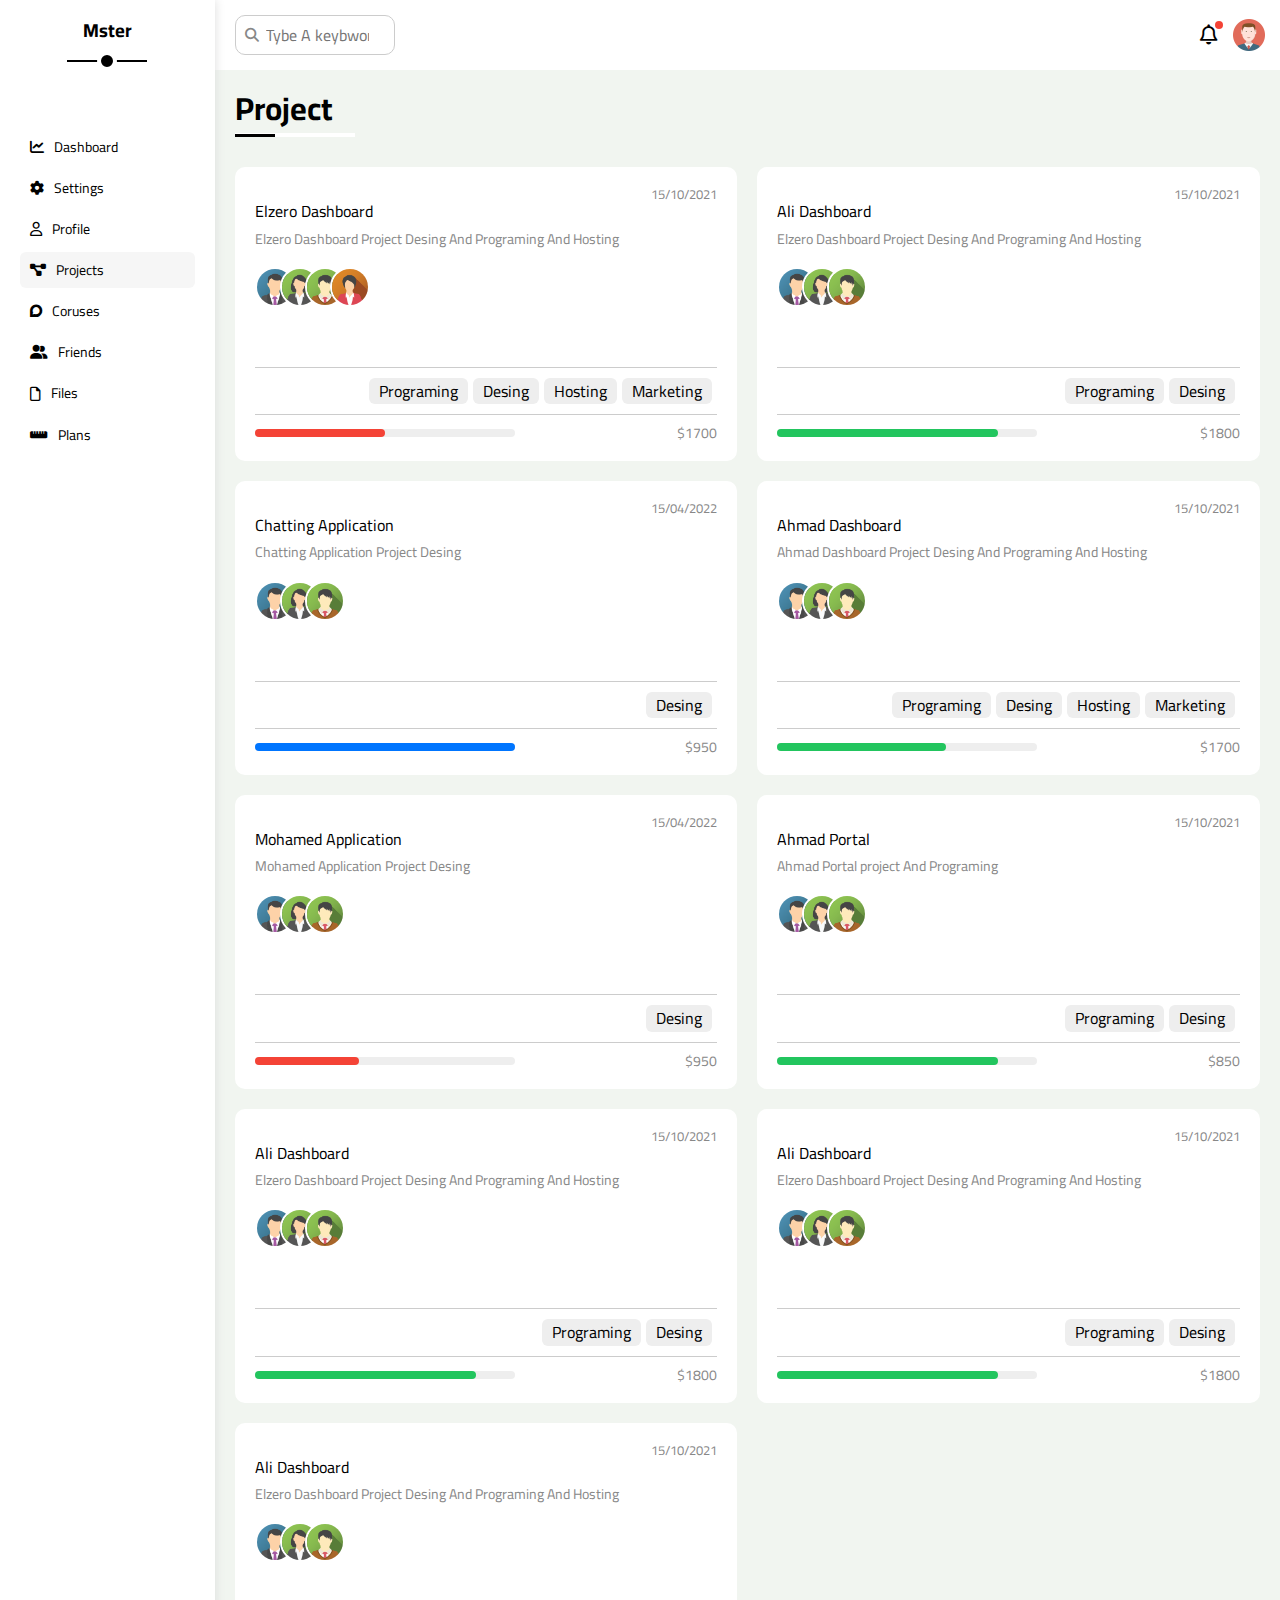
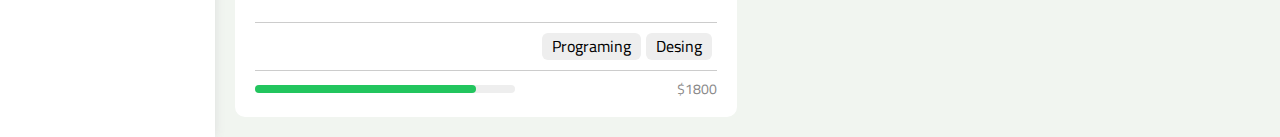
<file: projects.html>
<!DOCTYPE html>
<html lang="en">
<head>
    <meta charset="UTF-8">
    <meta http-equiv="X-UA-Compatible" content="IE=edge">
    <meta name="viewport" content="width=device-width, initial-scale=1.0">
    <link rel="stylesheet" href="css/normalize.css">
    <link rel="stylesheet" href="css/all.min.css">
    <link rel="stylesheet" href="css/freamwork.css">
    <link rel="stylesheet" href="css/master.css">
    <link rel="preconnect" href="https://fonts.googleapis.com">
    <link rel="preconnect" href="https://fonts.gstatic.com" crossorigin>
    <link href="https://fonts.googleapis.com/css2?family=Cairo:wght@300;400;700;1000&family=Jomhuria&family=Open+Sans:wght@400;700&family=Work+Sans:wght@200;300;400;500;600;700;800&display=swap" rel="stylesheet">
    <title>Project</title>
</head>
<body>
    <div class="page">
        <div class="sidebar">
            <h3>Mster</h3>
            <ul>
                <li>
                    <a href="index.html">
                     <i class="fa-solid fa-chart-line"></i>
                      <span>Dashboard</span>
                    </a>
                </li>
                <li>
                    <a href="settings.html">
                     <i class="fa-solid fa-gear"></i>
                      <span>Settings</span>
                    </a>
                </li>
                <li>
                    <a href="profile.html">
                      <i class="fa-regular fa-user"></i>
                      <span>Profile</span>
                    </a>
                </li>
                <li>
                    <a class="active" href="projects.html">
                     <i class="fa-solid fa-diagram-project"></i>
                      <span>Projects</span>
                    </a>
                </li>
                <li>
                    <a href="coruses.html">
                      <i class="fa-brands fa-discourse"></i>
                      <span>Coruses</span>
                    </a>
                </li>
                <li>
                    <a href="friends.html">
                      <i class="fa-solid fa-user-group"></i>
                      <span>Friends</span>
                    </a>
                </li>
                <li>
                    <a href="files.html">
                     <i class="fa-regular fa-file"></i>
                      <span>Files</span>
                    </a>
                </li>
                <li>
                    <a href="plans.html">
                     <i class="fa-solid fa-ruler-horizontal"></i>
                      <span>Plans</span>
                    </a>
                </li>
            </ul>
        </div>
        <div class="content w-full">
          <div class="head bg-whit p-15 between-flex">
           <div class="search p-relative">
            <input class="p-10" type="search" placeholder="Tybe A keybword">
          </div>
          <div class="icons d-flex align-center">
          <span class="notification p-relative">
            <i class="fa-regular fa-bell fa-lg"></i>
          </span>
          <img src="images/avatar.png" alt="">
        </div>
     </div>
     
     <h1 class="p-relative">Project</h1>
     <div class="project-page d-grid m-20">
      <div class="project1 bg-whit rad-10 p-20 p-relative">
        <span class="d-blok c-grey fs-13">15/10/2021</span>
        <div class="info">
          <h4 class="m-0">Elzero Dashboard</h4>
          <p class="c-grey fs-14 mb-20 mt-10">Elzero Dashboard Project Desing And Programing And Hosting</p>
          <div class="team">
          <a href="#"><img src="images/team-01.png" alt=""></a>
          <a href="#"><img src="images/team-02.png" alt=""></a>
          <a href="#"><img src="images/team-03.png" alt=""></a>
          <a href="#"><img src="images/team-04.png" alt=""></a>
        </div>
        </div>
          <ul class="d-flex">
            <li class="btn-shape bg-eee mr-5 w-fit">Programing</li>
            <li class="btn-shape bg-eee mr-5 w-fit">Desing</li>
            <li class="btn-shape bg-eee mr-5 w-fit">Hosting</li>
            <li class="btn-shape bg-eee mr-5 w-fit">Marketing</li>
          </ul>
          <div class="between-flex">
        <div class="progres">
          <span class="bg-red" style="width: 50%"></span>
        </div>
        <div class="c-grey fs-14">$1700</div>
          </div>
      </div>

      <div class="project1 bg-whit rad-10 p-20 p-relative">
        <span class="d-blok c-grey fs-13">15/10/2021</span>
        <div class="info">
          <h4 class="m-0">Ali Dashboard</h4>
          <p class="c-grey fs-14 mb-20 mt-10">Elzero Dashboard Project Desing And Programing And Hosting</p>
          <div class="team">
          <a href="#"><img src="images/team-01.png" alt=""></a>
          <a href="#"><img src="images/team-02.png" alt=""></a>
          <a href="#"><img src="images/team-03.png" alt=""></a>
        </div>
        </div>
          <ul class="d-flex">
            <li class="btn-shape bg-eee mr-5 w-fit">Programing</li>
            <li class="btn-shape bg-eee mr-5 w-fit">Desing</li>
          </ul>
          <div class="between-flex">
        <div class="progres">
          <span class="bg-green" style="width: 85%"></span>
        </div>
        <div class="c-grey fs-14">$1800</div>
          </div>
      </div>

      <div class="project1 bg-whit rad-10 p-20 p-relative">
        <span class="d-blok c-grey fs-13">15/04/2022</span>
        <div class="info">
          <h4 class="m-0">Chatting Application</h4>
          <p class="c-grey fs-14 mb-20 mt-10">Chatting Application Project Desing</p>
          <div class="team">
          <a href="#"><img src="images/team-01.png" alt=""></a>
          <a href="#"><img src="images/team-02.png" alt=""></a>
          <a href="#"><img src="images/team-03.png" alt=""></a>
        </div>
        </div>
          <ul class="d-flex">
            <li class="btn-shape bg-eee mr-5 w-fit">Desing</li>
          </ul>
          <div class="between-flex">
        <div class="progres">
          <span class="bg-blue" style="width: 100%"></span>
        </div>
        <div class="c-grey fs-14">$950</div>
          </div>
      </div>

      <div class="project1 bg-whit rad-10 p-20 p-relative">
        <span class="d-blok c-grey fs-13">15/10/2021</span>
        <div class="info">
          <h4 class="m-0">Ahmad Dashboard</h4>
          <p class="c-grey fs-14 mb-20 mt-10">Ahmad Dashboard Project Desing And Programing And Hosting</p>
          <div class="team">
          <a href="#"><img src="images/team-01.png" alt=""></a>
          <a href="#"><img src="images/team-02.png" alt=""></a>
          <a href="#"><img src="images/team-03.png" alt=""></a>
        </div>
        </div>
          <ul class="d-flex">
            <li class="btn-shape bg-eee mr-5 w-fit">Programing</li>
            <li class="btn-shape bg-eee mr-5 w-fit">Desing</li>
            <li class="btn-shape bg-eee mr-5 w-fit">Hosting</li>
            <li class="btn-shape bg-eee mr-5 w-fit">Marketing</li>
          </ul>
          <div class="between-flex">
        <div class="progres">
          <span class="bg-green" style="width: 65%"></span>
        </div>
        <div class="c-grey fs-14">$1700</div>
          </div>
      </div>
      <div class="project1 bg-whit rad-10 p-20 p-relative">
        <span class="d-blok c-grey fs-13">15/04/2022</span>
        <div class="info">
          <h4 class="m-0">Mohamed Application</h4>
          <p class="c-grey fs-14 mb-20 mt-10">Mohamed Application Project Desing</p>
          <div class="team">
          <a href="#"><img src="images/team-01.png" alt=""></a>
          <a href="#"><img src="images/team-02.png" alt=""></a>
          <a href="#"><img src="images/team-03.png" alt=""></a>
        </div>
        </div>
          <ul class="d-flex">
            <li class="btn-shape bg-eee mr-5 w-fit">Desing</li>
          </ul>
          <div class="between-flex">
        <div class="progres">
          <span class="bg-red" style="width: 40%"></span>
        </div>
        <div class="c-grey fs-14">$950</div>
          </div>
      </div>
      <div class="project1 bg-whit rad-10 p-20 p-relative">
        <span class="d-blok c-grey fs-13">15/10/2021</span>
        <div class="info">
          <h4 class="m-0">Ahmad Portal</h4>
          <p class="c-grey fs-14 mb-20 mt-10">Ahmad Portal project And Programing</p>
          <div class="team">
          <a href="#"><img src="images/team-01.png" alt=""></a>
          <a href="#"><img src="images/team-02.png" alt=""></a>
          <a href="#"><img src="images/team-03.png" alt=""></a>
        </div>
        </div>
          <ul class="d-flex">
            <li class="btn-shape bg-eee mr-5 w-fit">Programing</li>
            <li class="btn-shape bg-eee mr-5 w-fit">Desing</li>
          </ul>
          <div class="between-flex">
        <div class="progres">
          <span class="bg-green" style="width: 85%"></span>
        </div>
        <div class="c-grey fs-14">$850</div>
          </div>
      </div>
      <div class="project1 bg-whit rad-10 p-20 p-relative">
        <span class="d-blok c-grey fs-13">15/10/2021</span>
        <div class="info">
          <h4 class="m-0">Ali Dashboard</h4>
          <p class="c-grey fs-14 mb-20 mt-10">Elzero Dashboard Project Desing And Programing And Hosting</p>
          <div class="team">
          <a href="#"><img src="images/team-01.png" alt=""></a>
          <a href="#"><img src="images/team-02.png" alt=""></a>
          <a href="#"><img src="images/team-03.png" alt=""></a>
        </div>
        </div>
          <ul class="d-flex">
            <li class="btn-shape bg-eee mr-5 w-fit">Programing</li>
            <li class="btn-shape bg-eee mr-5 w-fit">Desing</li>
          </ul>
          <div class="between-flex">
        <div class="progres">
          <span class="bg-green" style="width: 85%"></span>
        </div>
        <div class="c-grey fs-14">$1800</div>
          </div>
      </div>
      <div class="project1 bg-whit rad-10 p-20 p-relative">
        <span class="d-blok c-grey fs-13">15/10/2021</span>
        <div class="info">
          <h4 class="m-0">Ali Dashboard</h4>
          <p class="c-grey fs-14 mb-20 mt-10">Elzero Dashboard Project Desing And Programing And Hosting</p>
          <div class="team">
          <a href="#"><img src="images/team-01.png" alt=""></a>
          <a href="#"><img src="images/team-02.png" alt=""></a>
          <a href="#"><img src="images/team-03.png" alt=""></a>
        </div>
        </div>
          <ul class="d-flex">
            <li class="btn-shape bg-eee mr-5 w-fit">Programing</li>
            <li class="btn-shape bg-eee mr-5 w-fit">Desing</li>
          </ul>
          <div class="between-flex">
        <div class="progres">
          <span class="bg-green" style="width: 85%"></span>
        </div>
        <div class="c-grey fs-14">$1800</div>
          </div>
      </div>
      <div class="project1 bg-whit rad-10 p-20 p-relative">
        <span class="d-blok c-grey fs-13">15/10/2021</span>
        <div class="info">
          <h4 class="m-0">Ali Dashboard</h4>
          <p class="c-grey fs-14 mb-20 mt-10">Elzero Dashboard Project Desing And Programing And Hosting</p>
          <div class="team">
          <a href="#"><img src="images/team-01.png" alt=""></a>
          <a href="#"><img src="images/team-02.png" alt=""></a>
          <a href="#"><img src="images/team-03.png" alt=""></a>
        </div>
        </div>
          <ul class="d-flex">
            <li class="btn-shape bg-eee mr-5 w-fit">Programing</li>
            <li class="btn-shape bg-eee mr-5 w-fit">Desing</li>
          </ul>
          <div class="between-flex">
        <div class="progres">
          <span class="bg-green" style="width: 85%"></span>
        </div>
        <div class="c-grey fs-14">$1800</div>
          </div>
      </div>

     </div>
    
      
     </div> 
     </div>
    </div>
</body>
</html>
</file>
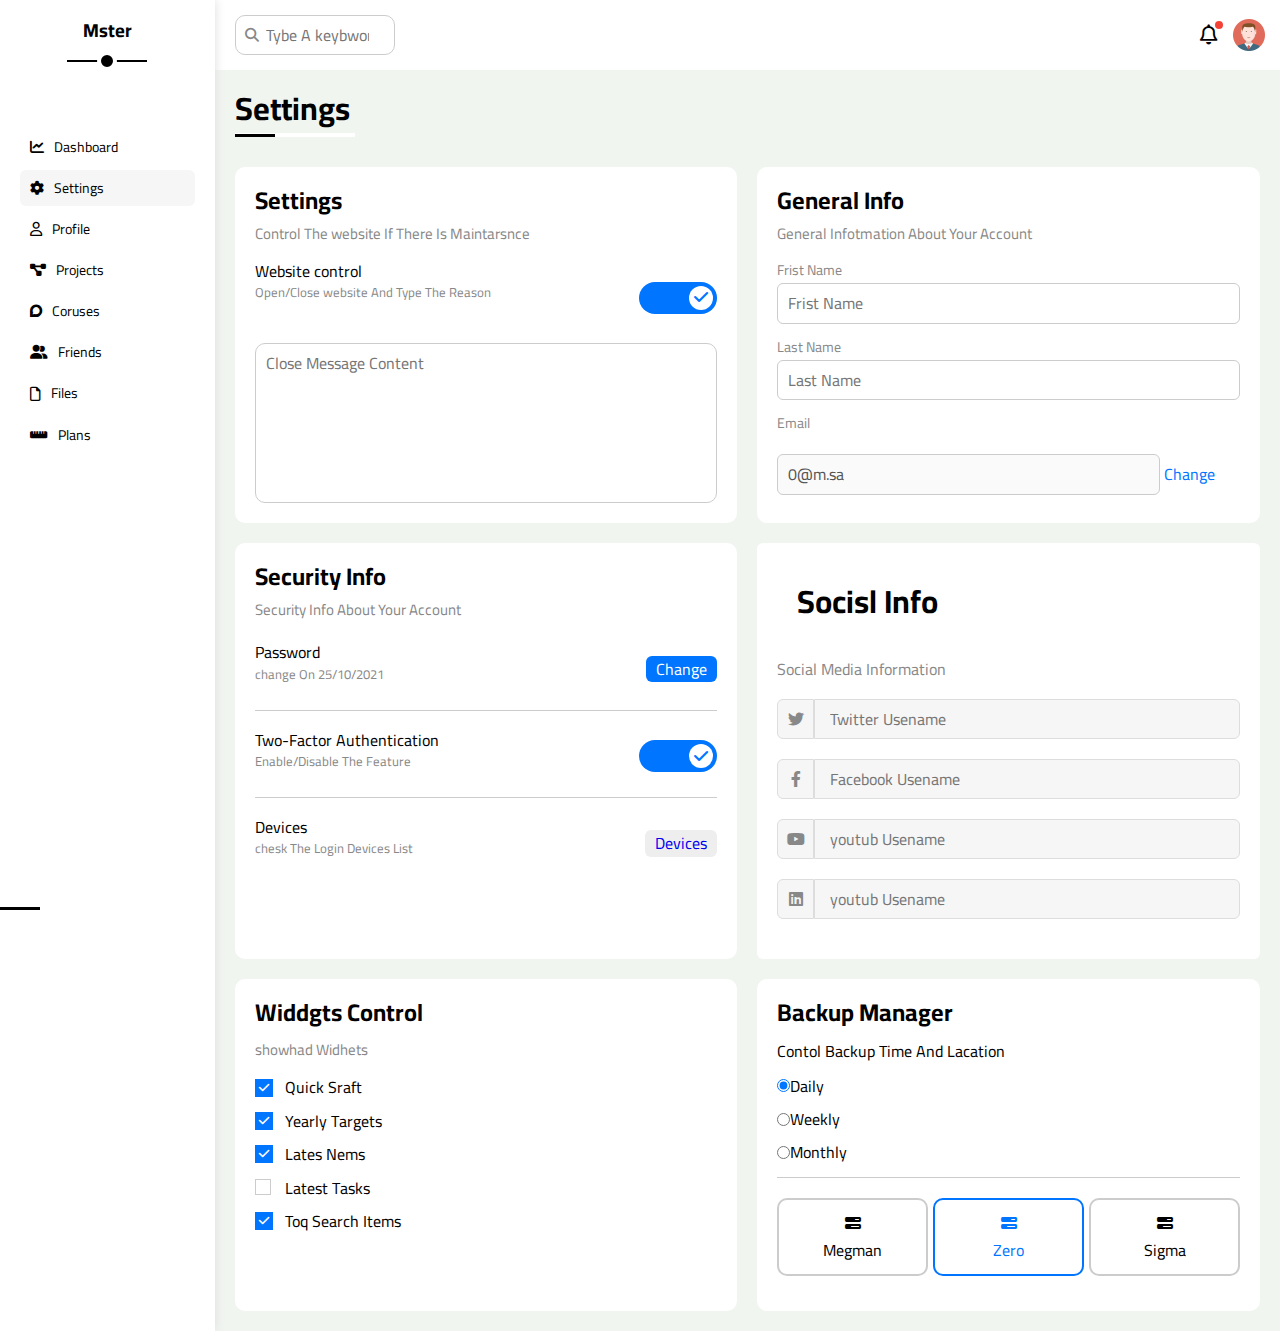
<file: settings.html>
<!DOCTYPE html>
<html lang="en">
<head>
    <meta charset="UTF-8">
    <meta http-equiv="X-UA-Compatible" content="IE=edge">
    <meta name="viewport" content="width=device-width, initial-scale=1.0">
    <link rel="stylesheet" href="css/normalize.css">
    <link rel="stylesheet" href="css/all.min.css">
    <link rel="stylesheet" href="css/freamwork.css">
    <link rel="stylesheet" href="css/master.css">
    <link rel="preconnect" href="https://fonts.googleapis.com">
    <link rel="preconnect" href="https://fonts.gstatic.com" crossorigin>
    <link href="https://fonts.googleapis.com/css2?family=Cairo:wght@300;400;700;1000&family=Jomhuria&family=Open+Sans:wght@400;700&family=Work+Sans:wght@200;300;400;500;600;700;800&display=swap" rel="stylesheet">
    <title>Settings</title>
</head>
<body>
    <div class="page">
        <div class="sidebar">
            <h3>Mster</h3>
            <ul>
                <li>
                    <a href="index.html">
                     <i class="fa-solid fa-chart-line"></i>
                      <span>Dashboard</span>
                    </a>
                </li>
                <li>
                    <a class="active" href="settings.html">
                     <i class="fa-solid fa-gear"></i>
                      <span>Settings</span>
                    </a>
                </li>
                <li>
                    <a href="profile.html">
                      <i class="fa-regular fa-user"></i>
                      <span>Profile</span>
                    </a>
                </li>
                <li>
                    <a href="projects.html">
                     <i class="fa-solid fa-diagram-project"></i>
                      <span>Projects</span>
                    </a>
                </li>
                <li>
                    <a href="coruses.html">
                      <i class="fa-brands fa-discourse"></i>
                      <span>Coruses</span>
                    </a>
                </li>
                <li>
                    <a href="friends.html">
                      <i class="fa-solid fa-user-group"></i>
                      <span>Friends</span>
                    </a>
                </li>
                <li>
                    <a href="files.html">
                     <i class="fa-regular fa-file"></i>
                      <span>Files</span>
                    </a>
                </li>
                <li>
                    <a href="plans.html">
                     <i class="fa-solid fa-ruler-horizontal"></i>
                      <span>Plans</span>
                    </a>
                </li>
            </ul>
        </div>
        <div class="content w-full">
          <div class="head bg-whit p-15 between-flex">
           <div class="search p-relative">
            <input class="p-10" type="search" placeholder="Tybe A keybword">
          </div>
          <div class="icons d-flex align-center">
          <span class="notification p-relative">
            <i class="fa-regular fa-bell fa-lg"></i>
          </span>
          <img src="images/avatar.png" alt="">
        </div>
     </div>
     <h1 class="p-relative">Settings</h1>
     <div class="settings-page d-grid gap-20 m-20">
      <div class="site-control bg-whit p-20 rad-10">
        <h2 class="mt-0 mb-10">Settings</h2>
        <p class="c-grey fs-15 mt-0 mb-20">Control The website If There Is Maintarsnce</p>
        <div class="between-flex mb-10">
         <div class="mb-20">
          <span class="">Website control</span>
          <p class="c-grey mb-0 mt-5 fs-13">Open/Close  website And Type The Reason</p>
         </div>
         <div>
          <label>
            <input class="toggle-checkbox" type="checkbox" checked>
            <div class="toggle-switch"></div>
        </label>
        </div>
        </div>
        <textarea class="close-message p-10 rad-10 d-blok w-full" placeholder="Close Message Content"></textarea>
      </div>
      <div class="general-info bg-whit rad-10 p-20">
        <h2 class="mt-0 mb-10">General Info</h2>
        <p class="mb-20 mt-0 c-grey fs-15">General Infotmation About Your Account</p>
        <div class="mb-15">
          <label class="d-blok c-grey fs-14 mb-5" for="sirst">Frist Name</label>
          <input class="w-full b-none d-blok p-10 rad-6 border-ccc" type="text" id="first" placeholder="Frist Name">
        </div>
        <div class="mb-15">
          <label for="last" class="d-blok c-grey fs-14 mb-5">Last Name</label>
          <input class="w-full b-none d-blok p-10 rad-6 border-ccc" type="text" id="last" placeholder="Last Name">
        </div>
        <div>
          <label class="d-blok c-grey fs-14 mb-5">Email</label><br>
          <input class="email b-none d-blok p-10 rad-6 border-ccc" type="email" value="0@m.sa" disabled>
          <a class="c-blue" href="#">Change</a>
        </div>
        </div>
        <div class="security-info bg-whit p-20 rad-10">
          <h2 class="mt-0 mb-10">Security Info</h2>
          <p class="mb-20 mt-0 c-grey fs-15">Security Info About Your Account</p>
          <div class="sec-box mb-15 between-flex">
            <div>
            <span class="d-blok ">Password</span>
            <p class="mt-5 c-grey mb-0 fs-13">change On 25/10/2021</p>
            </div>
            <a class="b-none btn-shape c-white bg-blue" href="#">Change</a>
          </div>
          <div class="sec-box mb-15 between-flex">
            <div>
            <span class="d-blok ">Two-Factor Authentication</span>
            <p class="mt-5 c-grey mb-0 fs-13">Enable/Disable The Feature</p>
            </div>
            <div>
              <label>
                <input class="toggle-checkbox" type="checkbox" checked>
                <div class="toggle-switch"></div>
            </label>
            </div>
          </div>
          <div class="sec-box between-flex">
            <div>
            <span class="d-blok ">Devices</span>
            <p class="mt-5 c-grey mb-0 fs-13">chesk The Login Devices List</p>
            </div>
            <a class="b-none btn-shape bg-eee" href="#">Devices</a>
          </div>
        </div>
        <div class="socisl-boxs bg-whit p-20 rad-6">
          <h1 class="mt-0 mb-10">Socisl Info</h1>
          <p class="c-grey mt-0 mb-20">Social Media Information</p>
          <div class="d-flex align-center mb-20">
              <i class="fa-brands fa-twitter c-grey centrr-flex"></i>
              <input class="w-full" type="text" placeholder="Twitter Usename">
          </div>
          <div class="d-flex align-center mb-20">
            <i class="fa-brands fa-facebook-f centrr-flex c-grey"></i>
            <input class="w-full" type="text" placeholder="Facebook Usename">
        </div>
        <div class="d-flex align-center mb-20">
          <i class="fa-brands fa-youtube c-grey centrr-flex"></i>
          <input class="w-full" type="text" placeholder="youtub Usename">
      </div>
      <div class="d-flex align-center mb-20">
        <i class="fa-brands fa-linkedin c-grey centrr-flex"></i>
        <input class="w-full" type="text" placeholder="youtub Usename">
    </div>
        </div>
        <div class="widdgts-control bg-whit p-20 rad-10">
          <h2 class="mt-0 mb-15">Widdgts Control</h2>
          <p class="mt-0 mb-20 c-grey fs-15">showhad Widhets</p>

          <div class="control d-flex align-center mb-15">
             <input type="checkbox" id="one" checked>
              <label for="one">Quick Sraft</label>
          </div>
          <div class="control d-flex align-center mb-15">
            <input type="checkbox" id="tow" checked>
             <label for="tow">Yearly Targets</label>
         </div>
         <div class="control d-flex align-center mb-15">
          <input class="mb-10" type="checkbox" id="ther" checked>
          <label for="ther">Lates Nems</label>
        </div>
        <div class="control d-flex align-center mb-15">
          <input class="mb-10" type="checkbox" id="fore">
          <label for="fore">Latest Tasks</label>
        </div>
        <div class="control d-flex align-center mb-15">
          <input type="checkbox" id="five" checked>
          <label for="five">Toq Search Items</label>
        </div>
        </div>
        <div class="backup-manager bg-whit rad-10 p-20">
          <h2 class="mt-0 mb-10">Backup Manager</h2>
          <p class="">Contol Backup Time And Lacation</p>
          <div class="date mb-15 d-flex align-center">
            <input type="radio" name="time" id="one" checked>
            <label for="one">Daily</label>
          </div>
          <div class="mb-15 d-flex align-center">
            <input type="radio"  name="time" id="tow">
            <label for="tow">Weekly</label>
          </div>
          <div class="mb-15 d-flex align-center">
            <input type="radio"  name="time" id="three">
            <label for="three">Monthly</label>
          </div>
          <div class="servers d-flex txt-c align-center">
            <input type="radio" name="server" id="server-one">
            <div class="server w-full mb-15 rad-10 mr-5">
            <label class="d-blok m-15" for="server-one">
              <i class="fa-solid fa-bars-progress d-blok mb-10"></i>
              Megman
            </label>
          </div>

          <input type="radio" name="server" id="server-tow" checked>
            <div class="server w-full mb-15 rad-10 mr-5">
            <label class="d-blok m-15" for="server-tow">
              <i class="fa-solid fa-bars-progress d-blok mb-10"></i>
              Zero
            </label>
          </div>

          <input type="radio" name="server" id="server-three">
            <div class="server w-full mb-15 rad-10">
            <label class="d-blok m-15" for="server-three">
              <i class="fa-solid fa-bars-progress d-blok mb-10"></i>
              Sigma
            </label>
          </div>
          </div>

        </div>
     </div>
     </div>
    </div>
</body>
</html>
</file>
<file: css/freamwork.css>
:root{
    --blue-color: #0075ff;
    --blue-alt-color: #0d69d5;
    --orangge-color: #f59e0b;
    --red-color: #f44336;
    --grey-color: #888

}
.w-full{
    width: 100%;
}
.w-fit{
    width: fit-content;
}
.fs-13{
    font-size: 13px;
}
/*start font*/
.fs-14{
    font-size: 14px;
}
.fs-15{
    font-size: 15px;
}
.fs-20{
    font-size: 20px;
}
.fs-25{
    font-size: 25px;
}
.fs-40{
    font-size: 40px;
}
.fw-bold{
    font-weight: bold;
}
.c-grey{
    color: var(--grey-color);
 }
 .c-white{
    color: white;
 }
 .c-black{
    color: black;
 }
 .c-red{
    color: var(--red-color);
 }
 .c-blue{
    color: var(--blue-color);
 }
 .c-orang{
    color: var(--orangge-color);
 }
 .c-green{
    color: rgb(34 197 94);
 }
 .c-red{
    color: #f44336;
 }
 .c-bbl{
    color: rgb(24, 136, 161);
 }
.txt-c{
    text-align: center;
}
@media (max-width: 767px){
    .txt-c-mobile{
        text-align: center;
    }
}
/*end font*/
/*start pdding*/
.p-10{
    padding: 10px;
}
.p-15{
    padding: 15px;
}
.p-20{
    padding: 20px;
}
.pt-15{
    padding-top: 15px;
}
.pb-15{
    padding-bottom: 15px;
}
.pb-10{
    padding-bottom: 10px;
}
/*end padding*/
/*start margin*/
.m-0{
    margin: 0;
}
.m-10{
    margin: 10px;
}
.m-15{
    margin: 15px;
}
.m-20{
    margin: 20px;
}
.mt-0{
    margin-top: 0;
}
.mt-5{
    margin-top: 5px;
}
.mt-10{
    margin-top: 10px;
}
.mt-15{
    margin-top: 15px;
}
.mt-20{
    margin-top: 20px;
}
.mt-25{
    margin-top: 25px;
}
.mr-5{
    margin-right: 5px;
}
.mr-10{
margin-right: 10px;
}
.mr-15{
margin-right: 15px;
}
.mb{
    margin-bottom: 0;
}
.mb-5{
    margin-bottom: 5px;
}
.mb-10{
    margin-bottom: 10px;
}
.mb-15{
    margin-bottom: 15px;
}
.mb-20{
    margin-bottom: 20px;
}
.mb-20{
    margin-bottom: 20px;
}
/*end margin*/
/*start background*/
.bg-whit{
    background-color: white;
}
.bg-eee{
    background-color: #eee;
}
.bg-blue{
 background-color: var(--blue-color);
}
.bg-blue2{
    background-color: blue;
}
.bg-orang{
    background-color: var(--orangge-color);
}
.bg-green{
    background-color: rgb(34 197 94);
}
.bg-red{
    background-color: var(--red-color);
}
.bg-red2{
    background-color: rgb(225 0 0 / 20%);
}
.bg-bbl{
    color: rgb(24 136 161 / 20%);
}
.bg-dsds{
    color: rgb(24 136 161 / 20%);
}
/*end background*/
/* start dicplsy*/
.d-blok{
    display: block;
}
.d-flex{
    display: flex;
}
.f-wrap{
    flex-wrap: wrap;
}
.align-center{
    align-items: center;
}
.d-grid{
    display: grid;
}
.gap-20{
    gap: 20px;
}
@media (max-width: 767px){
   .block-mobial{
    display: block;
   }
   .hide-mobial{
    display: none;
   }
}
.space-between{
    justify-content: space-between;
}
/* end dicplsy*/
.p-relative{
    position: relative;
}
.p-absolute{
    position: absolute;
}
.b-none{
    border: none;
}
.rad-10{
    border-radius: 10px;
}
.rad-6{
    border-radius: 6px;
}
.rad-helf{
    border-radius: 50%;
}
.b-none{
    border: none;
}
.border-ccc{
    border: 1px solid #ccc;
}
/*start components*/
.between-flex{
    display: flex;
    justify-content: space-between;
    align-items: center;
}
.centrr-flex{
    display: flex;
    justify-content: center;
    align-items: center;
}
.btn-shape{
    padding: 4px 10px;
    border-radius: 6px;
    transition: var(--main-transition);
}
/*end components*/
</file>
<file: css/master.css>
*{
    -webkit-box-sizing: border-box;
    -moz-box-sizing: border-box;
    box-sizing: border-box;
}
:root{
    --main-transition: 0.3s;
    --blue-color: #0075ff;
    --blue-alt-color: #0d69d5;
    --orangge-color: #f59e0b;
    --red-color: #f44336;
    --grey-color: #888

}
html{
    scroll-behavior: smooth;
}
body{
    font-family:  "cairo", sans-serif;
}
*:focus{
    outline: none;
}

ul{
    list-style: none;
    margin: 0;
    padding: 0;
}
::-webkit-scrollbar{
    width: 15px;
}
::-webkit-scrollbar-track{
    background-color: white;
}
::-webkit-scrollbar-thumb{
    background-color: var(--blue-color);
}
::-webkit-scrollbar-thumb:hover{
    background-color: var(--blue-alt-color);
}
a{
    text-decoration: none;
}
.page{
    background-color: #f1f5f0;
    min-height: 100vh;
    display: flex;
}
.sidebar{
    padding: 20px;
    width: 250px;
    background-color: white;
    box-shadow: 0 0 10px #ddd;
    position: relative;
}
.sidebar > h3{
  
    position: relative;
    margin-top: 0;
    text-align: center;
    margin-bottom: 50%;
}
.sidebar > h3::before{
    content: "";
    position: absolute;
    height: 2px;
    width: 80px;
    background-color: black;
    bottom: -20px;
    left: 50%;
    transform: translateX(-50%);
}
.sidebar > h3::after{
    content: "";
    position: absolute;
    width: 12px;
    height: 12px;
    background-color: black;
    border-radius: 50%;
    border: 4px solid white;
    bottom: -29px;
    left: 50%;
    transform: translateX(-50%);
}
.sidebar ul li a{
    display: flex;
    align-items: center;
    color: black;
    margin-bottom: 5px;
    border-radius: 6px;
    font-size: 14px;
    transition: var(--main-transition);
    padding: 10px;
}
.sidebar ul li a:hover,
.sidebar ul li a.active{
    background-color: #f6f6f6;
}
.sidebar ul li a span{
    font-size: 14px;
    margin-left: 10px;
}
@media (max-width: 767px){
    .sidebar{
        width: 62px;
        padding: 10px;
    }
    .sidebar > h3{
        font-size: 13px;
        margin-bottom: 15px;
    }
    .sidebar > h3::after,
    .sidebar > h3::before{
        display: none;
    }
    .sidebar ul li a span{
        display: none;
    }  
}
.content{
overflow: hidden;
}
.head .search::before{
    font-family: var(--fa-style-family-classic);
    content: "\f002";
    font-weight: 900;
    position: absolute;
    left: 15px;
    top: 50%;
    transform: translateY(-50%);
    color: var(--grey-color);
    font-size: 14px;
}
.head .search input{
 border: 1px solid #ccc;
 border-radius: 10px;
 margin-left: 5px;
 padding-left: 30px;
 width: 160px;
 transition: width var(--main-transition);
}
.head .search input:focus{
    width: 200px;
}
.head .search input:focus::placeholder{
 color: transparent;
}
.head .icons .notification::before{
    content: "";
    position: absolute;
    width: 8px;
    height: 8px;
    border-radius: 50%;
    background-color: var(--red-color);
    top: -5px;
    right: -5px;
}
.head .icons img{
    width: 32px;
    height: 32px;
    margin-left: 15px;
}
.page h1{
    margin: 20px 20px 40px;
}
.page h1::before{
    content: "";
    position: absolute;
    height: 4px;
    width: 120px;
    background-color: white;
    bottom: -10px;
    left: 0;
}
.page h1::after{
    content: "";
    position: absolute;
    left: 0;
    bottom: -10px;
    height: 3px;
    width: 40px;
    background-color: black;
}
.wrapper{
    grid-template-columns: repeat(auto-fill, minmax(450px, 1fr));
    margin-left: 20px;
    margin-right: 20px;
    margin-bottom: 20px;
}
@media (max-width: 767px){
    .wrapper{
    grid-template-columns: minmax(200px, 1fr);
    margin-left: 10px;
    margin-right: 10px;
    gap: 10px;}
}
.welcome{
    overflow: hidden;
}
.welcome .intro img{
    width: 200px;
    margin-bottom: -10px;
}
.welcome .avatar{
    width: 64px;
    height: 64px;
    border: 2px solid white;
    border-radius: 50%;
    padding: 2px;
    box-shadow: 0 0 5px #ddd;
    margin-top: -32px;
    margin-left: 20px;
    
    
}
.welcome .body{
    border-top: 1px solid #eee;
    border-bottom: 1px solid #eee;
}
.welcome .body > div{
flex:1;
}
.welcome .visit{
padding: 10px 20px;
margin: 0 15px 15px auto;
transition: var(--main-transition);

}
.welcome .visit:hover{
    background-color: var(--blue-alt-color);
}
@media(max-width: 676px){
    .welcome .intro{
        padding-bottom: 30px;
    }
    .welcome .body > div:not(:last-child){
        margin-bottom: 20px;
    }
    .welcome .avatar{
        margin-left: 0;
    }
}
.quick textarea{
    resize: none;
    min-height: 200px;
    
}
.quick input:focus::placeholder,
.quick textarea:focus::placeholder{
    color: transparent;
}
.quick .save{
    margin-left: auto;
    transform: var(--main-transition);
    cursor: pointer;
}
.quick .save:hover{
    background-color: var(--blue-alt-color);
}

.targets .target-row .icon{
    width: 80px;
    height: 80px;
    margin-right: 15px;
}
.target-row .details{
flex: 1;
}
.target-row .details .progress{
height: 4px;
}
.target-row .details .progress > span{
 position: absolute;
 left: 0;
 top: 0;
 height: 100%;
}
.target-row .details .progress > span span{
position: absolute;
bottom: 16px;
right: -16px;
padding: 2px 5px;
border-radius: 6px;
font-size: 12px;
color: white;
}
.target-row .details .progress > span span::before{
    content: "";
    position: absolute;
    bottom: -10px;
    left: 50%;
    transform: translateX(-50%);
    border-width: 5px;
    border-style: solid;
    border-color: transparent;

}
.target-row .details .progress > .blue span::before{
    border-top-color: var(--blue-color);
}
.target-row .details .progress > .orang span::before{
    border-top-color: var(--orangge-color);
}
.target-row .details .progress > .green span::before{
    border-top-color: rgb(34 197 94);
}
.blue .icon,
.blue .progress{
    background-color: rgb(0 117 225 / 20%);
}
.orang .icon,
.orang .progress{
    background-color: rgb(245 158 11 / 20%);
}
.green .icon,
.green .progress{
    background-color: rgb(34 197 94 / 20%);
}
.statistics .box{
    border: 1px solid #ccc;
    width: calc(50% - 10px);
}
@media(max-width: 767px){
    .statistics .box{
        width: 100%;
    }
}
.news .box:not(:last-child){
    border-bottom: 1px solid #ccc;
    margin-bottom: 20px;
    padding-bottom: 20px;
}
.news .box img{
    width: 100px;
    margin-right: 15px;
}
.news .box .info{
    flex-grow: 1;
}
.news .box .info h3{
    margin: 0 0 6px;
    font-size: 16px;
}
@media(max-width: 767px){
    .news .box{
        display: block;
    }
    .news .box .lable{
        margin: 10px auto;
        width: fit-content;
    }
}
.latest-tasks .box:not(:last-of-type){
    padding-bottom: 15px;
    margin-bottom: 15px;
    border-bottom: 1px solid #ccc;
}
.latest-tasks .box .info{
    flex-grow: 1; 
}
.latest-tasks .box .info h3{
    margin: 0 0 6px;
    font-size: 16px;
}
.latest-tasks .done{
    opacity: 0.3;
}
.latest-tasks .done h3,
.latest-tasks .done p{
    text-decoration: line-through;
}
.latest-tasks .delete{
    cursor: pointer;
    transition: var(--main-transition);
}
.latest-tasks .delete:hover{
    background-color: var(--red-color);
}
.lstest-uploads ul li:not(:last-of-type){
    border-bottom: 1px solid #ccc;
}
.lstest-uploads img{
    width: 40px;
    height: 40px;
}
.last-project ul::before{
    content: "";
    position: absolute;
    top: 0;
    left: 10px;
    width: 2px;
    height: 100%;
    background-color: var(--blue-color);
}
.last-project ul li::before{
    content: "";
    width: 20px;
    height: 20px;
    display: block;
    border-radius: 50%;
    background-color: white;
    border: 1px solid white;
    outline: 2px solid var(--blue-alt-color);
    margin-right: 15px;
    z-index: 1;
}
.last-project ul li::after{
    content: "";
}
.last-project .done::before{
   background-color: var(--blue-color);
}
.last-project .current::before{
   animation: change-coler 0.8s infinite alternate;
}
@keyframes change-coler{
    from{
      background-color: var(--blue-color);
    }
    to{
       background-color: white;
    }
}
.reminders .box::before{
    content: "";
    position: absolute;
    top: 5px;
    left: 0;
    height: 70%;
    width: 3px;
    background-color: var(--blue-color);
}
.reminders ul li .key{
    width: 15px;
    height: 15px;
}
.reminders ul li > .blue{
    border-left: 2px solid var(--blue-color);
}
.reminders ul li > .orang{
    border-left: 2px solid var(--orangge-color);
}
.reminders ul li > .green{
    border-left: 2px solid greenyellow;
}
.reminders ul li > .red{
    border-left: 2px solid var(--red-color);
}
.latest-post .box,
.latest-post .boxp{
    border-bottom: 1px solid #ccc;
}
.latest-post .box img{
    width: 50px;
    height: 50px;
}
.latest-post .boxp p{
    line-height: 1.6;
}
.social .social-row span{
    width: 50px;
}
.social div{
    flex-grow: 1;
    padding: 0 10px;
}
.social .blue{
    background-color: rgb(0 117 225 / 20%);
    color: var(--blue-color);
}
.social-row .in{
    background-color: rgb(24, 136, 161);
}
.social .indiv{
    background-color: rgb(24 136 161 / 20%);
    color: rgb(24, 136, 161);
}
.social .indiv a{
    background-color: rgb(24, 136, 161);
}
.projects .responsive-table{
    overflow: auto;
}
.projects table{
min-width: 1000px;
border-spacing: 0;
}
.projects thead td{
    background-color: #eee;
    font-weight: bold;
}
.projects table td{
    padding: 15px;
}
.projects tbody tr:hover td{
 background-color: #faf7f7;
}
.projects tbody tr td:last-child{
    border-right: 1px solid #EEE;
}
.projects tbody td{
    border-bottom: 1px solid #EEE;
    border-left: 1px solid #EEE;
    transition: var(--main-transition);
}
.projects img{
    width: 32px;
    height: 32px;
    border-radius: 50%;
    padding: 2px;
    background-color: white;
}
.projects img:not(:first-child){
    margin-left: -20px;
}
.toggle-checkbox{
-webkit-appearance:none;
appearance: none;
display: none;
}
.toggle-switch{
 width: 78px;
 height: 32px;
 border-radius: 16px;
 background-color: #ccc;
 position: relative;
 transition: var(--main-transition);
 cursor: pointer;
}
.toggle-switch::before{
    font-family: var(--fa-style-family-classic);
 content: "\f00d";
 font-weight: 900;
 background-color: white;
 width: 24px;
 height: 24px;
 border-radius: 50%;
 position: absolute;
 top: 4px;
 left: 4px;
 display: flex;
 justify-content: center;
 align-items: center;
 color: #eee;
 transition: var(--main-transition);
}
.toggle-checkbox:checked + .toggle-switch{
background-color: var(--blue-color);
}
.toggle-checkbox:checked + .toggle-switch::before{
    content: "\f00c";
    left: 50px;
    color: var(--blue-color);
    
}
.settings-page{
    grid-template-columns: repeat(auto-fill, minmax(500px, 1fr));
    margin-left: 20px;
    margin-right: 20px;
    margin-bottom: 20px;
}
@media(max-width:767px){
    .settings-page{
        grid-template-columns: minmax(100px, 1fr); 
        margin-left: 10px;
        margin-right: 10px;
        gap: 10px;
    } 
}
.site-control .close-message{
    resize: none;
    border: 1px solid #ccc;
    min-height: 160px;
}
.general-info .email{
    display: inline-flex;
 width: calc(100% - 80px)
}
.settings-page .security-info .sec-box{
    padding-bottom: 15px;
    padding-top: 5px;
}
.settings-page .security-info .sec-box:not(:last-child) {
 border-bottom: 1px solid #ccc;
}
.socisl-boxs > div:focus-within i{
    color: black;
}
.settings-page .socisl-boxs i{
width: 40px;
height: 40px;
border: 1px solid #ddd;
background-color: #f6f6f6;
border-radius: 6px 0 0 6px;
transition: var(--main-transition);
}
.settings-page .socisl-boxs input{
height: 40px;
padding-left: 15px;
background-color: #f6f6f6;
border: 1px solid #ddd;
border-radius: 0 6px 6px 0;
}
.widdgts-control .control input[type="checkbox"]{
-webkit-appearance: none;
appearance: none;
}
.widdgts-control .control label{
padding-left: 30px;
cursor: pointer;
position: relative;
}
.widdgts-control .control label::before{
    content: "";
    height: 14px;
    width: 14px;
    position: absolute;
    border: 1px solid #ccc;
    left: 0px;
    top: 50%;
    margin-top: -9px;
}
.widdgts-control .control label:hover::before{
    border-color: var(--blue-color);

}
.widdgts-control .control label::after{
    font-family: var(--fa-style-family-classic);
    font-weight: 900;
    content: "\f00c";
    position: absolute;
    left: 0;
    top: 50%;
    margin-top: -9px;
    background-color: var(--blue-color);
    color: white;
    font-size: 12px;
    width: 18px;
    height: 18px;
    display: flex;
    justify-content: center;
    align-items: center;
    transform: scale(0) rotate(360deg);
    transition: var(--main-transition);
} 
.widdgts-control .control input[type="checkbox"]:checked + label::after{
    transform: scale(1);
}
.backup-manager .servers input[type="radio"]{
    -webkit-appearance: none;
    appearance: none;
    }
.backup-manager .servers{
border-top:  1px solid #ccc;
padding-top: 20px;
}  
@media (max-width: 767px) {
.backup-manager .servers{
flex-wrap: wrap;
} 
} 
.backup-manager .servers .server{
    border: 2px solid #ccc;
    position: relative;
} 
.backup-manager .servers .server label{
    cursor: pointer;
    
} 
.backup-manager .servers input[type="radio"]:checked + .server{
border-color: var(--blue-color);
color: var(--blue-color);
}
/* profile */
@media(max-width: 767px){
    .profile-page .overview{
        flex-direction: column;
    }
}

.profile-page .avtar-box{
width: 300px;
}
@media(min-width: 768px){
    .profile-page .avtar-box{
        border-right: 1px solid #ccc;
    }
}
.profile-page .avtar-box > img{
width: 120px;
height: 120px;
}
.profile-page .avtar-box .level{
 height: 6px;
 overflow: hidden;
 margin: auto;
 width: 70%;
}
.profile-page .avtar-box .level span{
height: 100%;
position: absolute;
top: 0;
left: 0;
background-color: var(--blue-color);
border-radius: 6px;
}
.profile-page .info-box .box{
    flex-wrap: wrap;
    border-bottom: 1px solid #ccc;
    transition: var(--main-transition);
}
.profile-page .info-box .box:hover{
   background-color: #f9f9f9;
}
.profile-page .info-box .box > div {
   min-width: 200px;
   padding: 10px 0 0;
}
.profile-page .info-box h4{
   font-weight: normal;
}
@media(max-width: 767px){
    .profile-page .other-data{
     flex-direction: column;
    } 
}
.profile-page .skills{
flex-grow: 1;
} 
.profile-page .skills ul li{
    padding: 15px 0;
    
} 
.profile-page .skills ul li:not(:last-child){
    border-bottom: 1px solid #ccc;
}
.profile-page .skills ul li span{
    display: inline-flex;
    padding: 4px 10px;
    background-color: #eee;
    border: 1px solid #ccc;
    border-radius: 6px;
    font-size: 14px;

}
.profile-page .activities{
    flex-grow: 2;
}
.profile-page .activities .activitie:not(:last-child){
   border-bottom: 1px solid #ccc;
   padding-bottom: 20px;
   margin-bottom: 20px;
}
.profile-page .activities img{
    width: 70px;
    height: 70px;
    border-radius: 50%;
    margin-right: 10px;
}
.profile-page .activities .info{
    flex-grow: 2;
}
@media(max-width: 767px){
    .profile-page .activitie{
     flex-direction: column;
    }
    .profile-page .activitie .info{
        flex-direction: column;
       }
    .profile-page .activities img{
      margin-right: 0;
      margin-bottom: 15px;
    }
}
/* project-page */
.project-page{
    grid-template-columns: repeat(auto-fill, minmax(500px, 1fr));
    gap: 20px;
}
@media(max-width: 767px){
    .project-page{
        grid-template-columns: minmax(200px, 1fr);
        margin-left: 10px;
        margin-right: 10px;
        gap: 10px;
    }
}
.project-page .project1 h4{
    font-weight: normal;
}
.project-page .team{
    position: relative;
    min-height: 80px;
}
.project-page .team a{
    position: absolute;
    left: 0;
    top: 0;
}
.project-page .team a:nth-child(2){
    left: 25px;
}
.project-page .team a:nth-child(3){
    left: 50px;
}
.project-page .team a:nth-child(4){
    left: 75px;
}
.project-page .team a:nth-child(5){
    left: 100px;
}
.project-page .team a:hover{
    z-index: 1000;
}
.project-page .team a img{
width: 40px;
height: 40px;
border-radius: 50%;
border: 2px solid white;
}
.project-page .project1 span{
    text-align: right;
}
.project-page .project1 .info{
    padding-bottom: 20px;
    border-bottom: 1px solid #ccc;
    margin-bottom: 10px;
}
.project-page .project1 ul{
    justify-content: flex-end;
    padding-bottom: 10px;
    border-bottom: 1px solid #ccc;
    margin-bottom: 10px;
}
@media(max-width: 767px){
    .project-page .project1 ul{
        flex-direction: column;
    }
    .project-page .project1 ul li:not(:last-child){
        margin-bottom: 15px;
    }
}

.project-page .project1 .progres{
    width: 260px;
    height: 8px;
    background-color: #eee;
    border-radius: 6px;
    position: relative;
}
.project-page .project1 .progres span{
    position: absolute;
    top: 0;
    left: 0;
    height: 100%;
    border-radius: 6px; 
}
@media (max-width: 767px){
    .project-page .project1 .progres{
        width: 150px;
    }
}
/* Coruses-pages */
.Coruses-pages{
    grid-template-columns: repeat(auto-fill, minmax(300px, 1fr));
    gap: 20px;
}
@media(max-width: 767px){
    .Coruses-pages{
        grid-template-columns: minmax(300px, 1fr);
        gap: 10px;
        margin-left: 10px;
        margin-right: 10px;
    }
}

/* Coruses-pages */
.Coruses-pages{
    grid-template-columns: repeat(auto-fill, minmax(250, 1fr));
    gap: 20px;
}
@media(max-width: 767px){
    .Coruses-pages{
        grid-template-columns: repeat(auto-fill, minmax(200, 1fr));
        gap: 20px;
        margin-left: 10px;
        margin-right: 10px;
    }
}
.Coruses-pages .coruse{
    overflow: hidden;
}
.Coruses-pages .img-cor .img1{
    max-width: 100%;
}
.Coruses-pages .img-cor2{
    width: 50px;
    height: 50px;
    border-radius: 50%;
    border: 2px solid white;
    position: absolute;
    left: 15px;
    top: 15px;
}
.Coruses-pages .info{
    border-bottom: 1px solid #ccc;
    position: relative;
}
.Coruses-pages .info{
    border-bottom: 1px solid #ccc;
    position: relative;
}
.Coruses-pages .info p{
   line-height: 1.6;
}
.Coruses-pages .info a{
    padding: 5px 8px;
    position: absolute;
    left: 50%;
    transform: translateX(-50%);
    bottom: -15px;
}
/* friends-pagge */
 .friends-pagge{
    grid-template-columns: repeat(auto-fill, minmax(250px, 1fr));
    gap: 20px;
 }
 @media(max-width: 767px){
    .friends-pagge{
        grid-template-columns: minmax(200px, 1fr);
        gap: 10px;
        margin-left: 10px;
        margin-right: 10px;
    }
 }
 .friends-pagge .frind .conect{
 position: absolute;
 left: 10px;
 top: 10px;
 }
 .friends-pagge .frind .conect i{
  background-color: #eee;
  cursor: pointer;
  padding: 10px;
  border-radius: 50%;
  font-size: 13px;
  transition: var(--main-transition);
 }
 .friends-pagge .frind .conect i:hover{
    background-color: var(--blue-color);
    color: white;
 }
 .friends-pagge .frind .info{
  border-bottom: 1px solid #ccc;
 }
 .friends-pagge .frind .info img{
    width: 80px;
    height: 80px;
    border-radius: 50%;
    margin-bottom: 10px;
}
.friends-pagge .frind .icon{
    border-bottom: 1px solid #ccc;
    padding-bottom: 15px;
    padding-top: 15px;
    margin-bottom: 15px;
}
.friends-pagge .frind .icon .vip{
   position: absolute;
   font-size: 40px;
   opacity: 0.2;
   right: 0;
   top: 50%;
   transform: translateY(-50%);
 
}
.friends-pagge .frind .deta{
    padding-top: 10px;
}
.friends-pagge .frind .deta div a{
    padding-top: 0;
}
/* files-page */
/* .files-page{
    grid-template-columns: repeat(auto-fill, minmax(200px, 1fr));
    gap: 20px;
}
@media(max-width: 767px){
    .files-page{
        grid-template-columns: minmax(200px, 1fr);
        gap: 10px;
        margin-left: 10px;
        margin-right: 10px;
    }  
}  */
/* .files-page{
    align-items: flex-end;
} */
.files-page{
    flex-direction: row-reverse;
    align-items: flex-start;
}
@media(max-width: 767px){
    .files-page{
        flex-direction: column;
        align-items: normal;
    }
}
.files-page .file-stats{
    min-width: 260px;
}
.files-page .file-stats .icon{
width: 40px;
height: 40px;
margin-right: 10px;
}
.files-page .file-stats .size{
    margin-left: auto;
}
.files-page .file-stats .blue{
    background-color: rgb(0 117 225 / 20%);
}
.files-page .file-stats .red{
   background-color: rgb(244 67 54 /20%); 
}
.files-page .file-stats .orang{
    background-color: rgb(245 158 11 / 20%);
}
.files-page .file-stats .green{
    background-color: rgb(34 197 94 / 20%);
}
.files-page .file-stats .upload{
padding: 10px;
margin: 0 auto;
transition: var(--main-transition);
}
.files-page .file-stats .upload:hover{
background-color: var(--blue-alt-color);
}
.files-page .file-stats .upload:hover i{
  animation: go-up 0.8s infinite;
}
@keyframes go-up{
0%, 100%{
    transform: translateY(0);
}
50%{
    transform: translateY(-5px);
}
}
.files-page .files-content{
flex: 1;
grid-template-columns: repeat(auto-fill, minmax(200px, 1fr));
}
@media(max-width: 767px){
    .files-page .files-content{
        grid-template-columns: minmax(200px, 1fr);
        gap: 10px;
        margin-left: 10px;
        margin-right: 10px;
    }  
} 
.files-page .files-content .file:hover img{
    transform: rotate(5deg);
}
 .files-page .file .icon img{
    width: 64px;
    height: 64px;
    transition: var(--main-transition);
}
.files-page .file .info{
    border-top: 1px solid #ccc;
    padding-top: 10px;
} 
/* plans-page */
.plans-page{
    grid-template-columns: repeat(auto-fill, minmax(400px, 1fr));
    gap: 20px;
}
@media(max-width: 767px){
    .plans-page{
        grid-template-columns: minmax(200px, 1fr);
        gap: 10px;
        margin-left: 10px;
        margin-right: 10px;
    } 
}

 .plans-page .plann .price{
    border: 3px solid white;

}
.plans-page .plann .price.green{
    outline: 3px solid   rgb(34 197 94);;
}
.plans-page .plann .price.orang{
    outline: 3px solid  var(--orangge-color);
}
.plans-page .plann .price.blue{
    outline: 3px solid  var(--blue-color);
}

.plans-page .plann ul li{
  padding: 15px 0 15px 0;
  display: flex;
  align-items: center;
  border-bottom: 1px solid #ccc;
  font-size: 14px;
}
.plans-page .plann ul li i:first-child{
    font-size: 18px;
    margin-right: 5px;
}
.plans-page .plann ul li .yes{
    color: rgb(34 197 94);
}
.plans-page .plann ul li i:not(.yes, .help){
    color: var(--red-color);
}
.plans-page .plann ul li .help{
    color: var(--grey-color);
    margin-left: auto;
    cursor: pointer;
}
.plans-page .plann a{
    margin-top: 20px;
    margin-left: 15px;
}
</file>
